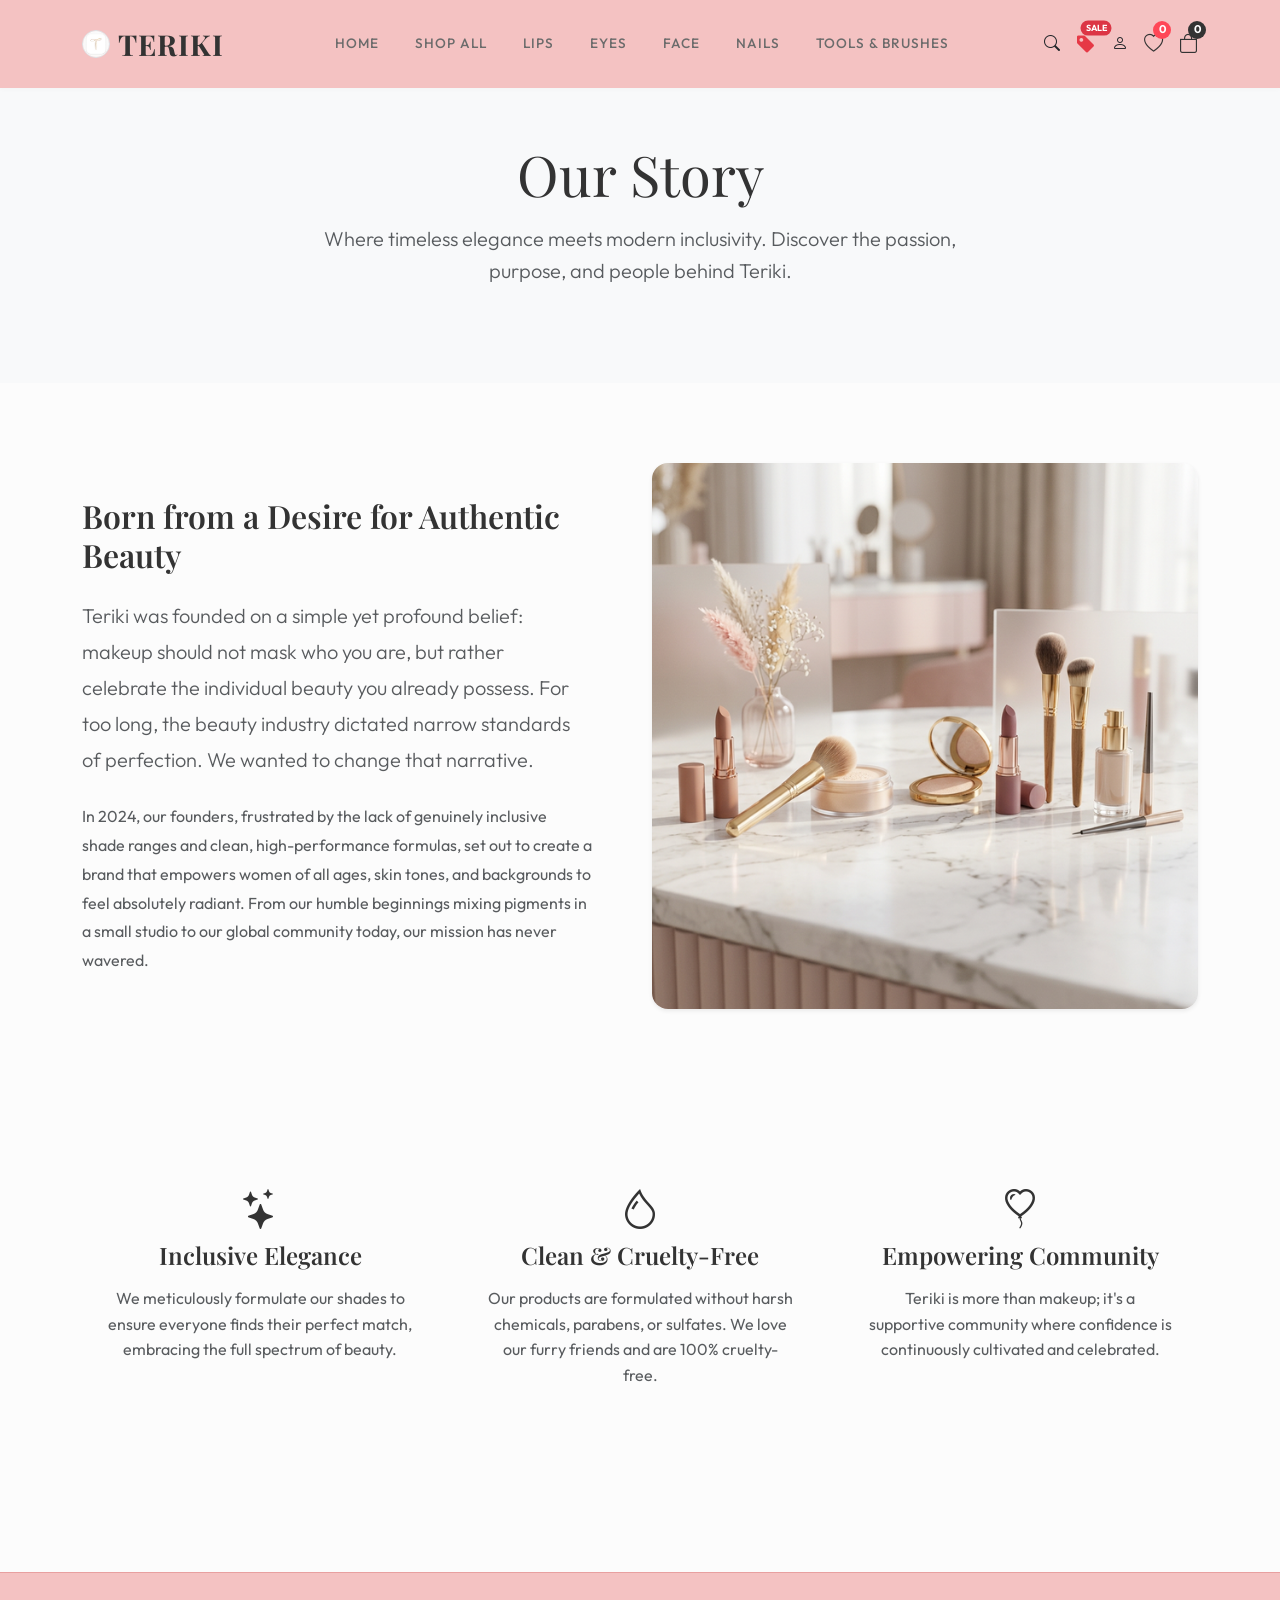
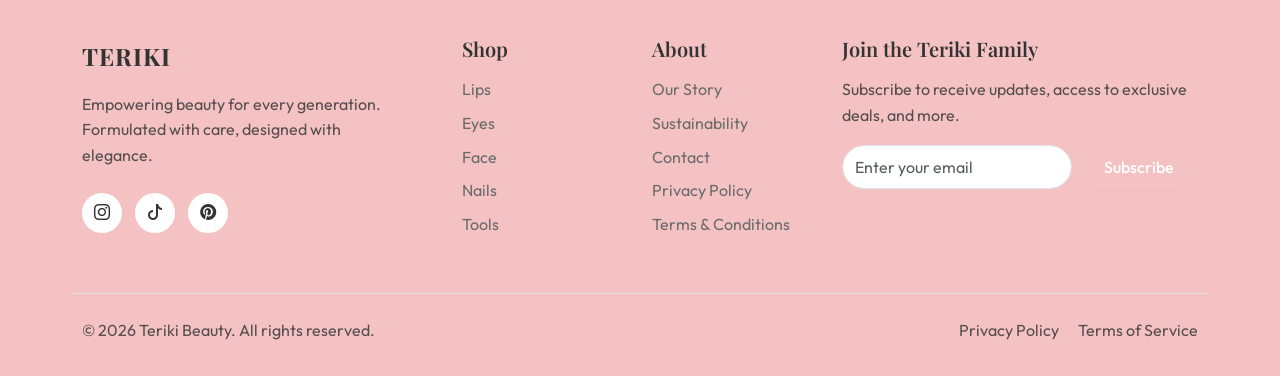
<file: about.html>
<!DOCTYPE html>
<html lang="en">

<head>
    <meta charset="UTF-8">
    <meta name="viewport" content="width=device-width, initial-scale=1.0">
    <title>Our Story - Teriki Beauty</title>
    <!-- Google Fonts -->
    <link rel="preconnect" href="https://fonts.googleapis.com">
    <link rel="preconnect" href="https://fonts.gstatic.com" crossorigin>
    <link
        href="https://fonts.googleapis.com/css2?family=Outfit:wght@300;400;500;600&family=Playfair+Display:ital,wght@0,400;0,600;0,700;1,400&display=swap"
        rel="stylesheet">
    <!-- Bootstrap CSS -->
    <link href="https://cdn.jsdelivr.net/npm/bootstrap@5.3.2/dist/css/bootstrap.min.css" rel="stylesheet">
    <!-- Icons -->
    <link rel="stylesheet" href="https://cdn.jsdelivr.net/npm/bootstrap-icons@1.11.1/font/bootstrap-icons.css">
    <!-- Custom CSS -->
    <link rel="stylesheet" href="css/styles.css">
    <!-- Favicon -->
    <link rel="icon" type="image/png" href="img/favicon.png">
</head>

<body>

    <!-- Navigation -->
    <nav class="navbar navbar-expand-lg fixed-top">
        <div class="container">
            <a class="navbar-brand d-flex align-items-center" href="index.html">
                <img src="img/favicon.png" alt="Teriki" width="28" height="28"
                    class="me-2 rounded-circle border border-1">
                TERIKI
            </a>
            <button class="navbar-toggler border-0" type="button" data-bs-toggle="collapse" data-bs-target="#navbarNav"
                aria-controls="navbarNav" aria-expanded="false" aria-label="Toggle navigation">
                <span class="navbar-toggler-icon"></span>
            </button>
            <div class="collapse navbar-collapse" id="navbarNav">
                <ul class="navbar-nav mx-auto">
                    <li class="nav-item">
                        <a class="nav-link" href="index.html">Home</a>
                    </li>
                    <li class="nav-item">
                        <a class="nav-link" href="shop.html">Shop All</a>
                    </li>
                    <li class="nav-item">
                        <a class="nav-link" href="shop.html?category=lips">Lips</a>
                    </li>
                    <li class="nav-item">
                        <a class="nav-link" href="shop.html?category=eyes">Eyes</a>
                    </li>
                    <li class="nav-item">
                        <a class="nav-link" href="shop.html?category=face">Face</a>
                    </li>
                    <li class="nav-item">
                        <a class="nav-link" href="shop.html?category=nails">Nails</a>
                    </li>
                    <li class="nav-item">
                        <a class="nav-link" href="shop.html?category=tools">Tools & Brushes</a>
                    </li>
                </ul>
                <div class="d-flex align-items-center">
                    <a href="#" class="text-dark me-3" data-bs-toggle="modal" data-bs-target="#searchModal"><i
                            class="bi bi-search"></i></a>
                    <a href="offers.html" class="me-3 position-relative" title="Offers &amp; Deals" style="color:#e63946;"><i class="bi bi-tag-fill fs-5"></i><span class="position-absolute top-0 start-100 translate-middle badge rounded-pill bg-danger" style="font-size:0.55rem; padding:3px 5px;">SALE</span></a>
                    <a href="account.html" class="text-dark me-3"><i class="bi bi-person"></i></a>
                    <a href="wishlist.html" class="me-3 wishlist-icon-nav" title="Wishlist"><i class="bi bi-heart"></i><span class="wishlist-badge" id="wishlist-count">0</span></a>
                    <a href="cart.html" class="cart-icon">
                        <i class="bi bi-bag"></i>
                        <span class="cart-badge" id="cart-count">0</span>
                    </a>
                </div>
            </div>
        </div>
    </nav>

    <!-- Page Header (Hero) -->
    <div class="bg-light" style="padding-top: 140px; padding-bottom: 80px;">
        <div class="container text-center">
            <h1 class="font-heading display-4 mb-3">Our Story</h1>
            <p class="text-muted mx-auto lead" style="max-width: 700px;">
                Where timeless elegance meets modern inclusivity. Discover the passion, purpose, and people behind
                Teriki.
            </p>
        </div>
    </div>

    <!-- The Story Section -->
    <section class="section-padding">
        <div class="container">
            <div class="row align-items-center mb-5 pb-4">
                <div class="col-lg-6 mb-4 mb-lg-0 pe-lg-5">
                    <h2 class="font-heading mb-4">Born from a Desire for Authentic Beauty</h2>
                    <p class="text-muted mb-4 lead" style="line-height: 1.8;">
                        Teriki was founded on a simple yet profound belief: makeup should not mask who you are, but
                        rather celebrate the individual beauty you already possess. For too long, the beauty industry
                        dictated narrow standards of perfection. We wanted to change that narrative.
                    </p>
                    <p class="text-muted mb-0" style="line-height: 1.8;">
                        In 2024, our founders, frustrated by the lack of genuinely inclusive shade ranges and clean,
                        high-performance formulas, set out to create a brand that empowers women of all ages, skin
                        tones, and backgrounds to feel absolutely radiant. From our humble beginnings mixing pigments in
                        a small studio to our global community today, our mission has never wavered.
                    </p>
                </div>
                <div class="col-lg-6">
                    <img src="img/teriki_hero_banner_1772288633632.png" alt="Founders of Teriki"
                        class="img-fluid rounded-4 shadow-sm">
                </div>
            </div>

            <div class="row mt-5 pt-5 text-center g-4">
                <div class="col-md-4">
                    <div class="p-4">
                        <i class="bi bi-stars fs-1 text-primary-custom mb-3"></i>
                        <h4 class="font-heading mb-3">Inclusive Elegance</h4>
                        <p class="text-muted">We meticulously formulate our shades to ensure everyone finds their
                            perfect match, embracing the full spectrum of beauty.</p>
                    </div>
                </div>
                <div class="col-md-4">
                    <div class="p-4">
                        <i class="bi bi-droplet fs-1 text-primary-custom mb-3"></i>
                        <h4 class="font-heading mb-3">Clean & Cruelty-Free</h4>
                        <p class="text-muted">Our products are formulated without harsh chemicals, parabens, or
                            sulfates. We love our furry friends and are 100% cruelty-free.</p>
                    </div>
                </div>
                <div class="col-md-4">
                    <div class="p-4">
                        <i class="bi bi-balloon-heart fs-1 text-primary-custom mb-3"></i>
                        <h4 class="font-heading mb-3">Empowering Community</h4>
                        <p class="text-muted">Teriki is more than makeup; it's a supportive community where confidence
                            is continuously cultivated and celebrated.</p>
                    </div>
                </div>
            </div>
        </div>
    </section>

    <!-- Search Modal -->
    <div class="modal fade" id="searchModal" tabindex="-1" aria-labelledby="searchModalLabel" aria-hidden="true">
        <div class="modal-dialog modal-dialog-centered">
            <div class="modal-content border-0">
                <div class="modal-header border-0 pb-0">
                    <button type="button" class="btn-close" data-bs-dismiss="modal" aria-label="Close"></button>
                </div>
                <div class="modal-body text-center pt-0 pb-5 px-4">
                    <h5 class="modal-title mb-4" id="searchModalLabel">What are you looking for?</h5>
                    <form action="shop.html" method="GET" class="d-flex w-100">
                        <input type="text" name="search" class="form-control rounded-pill border-dark me-2"
                            placeholder="Search products..." autofocus required>
                        <button type="submit" class="btn btn-primary-custom rounded-pill px-4">Search</button>
                    </form>
                </div>
            </div>
        </div>
    </div>

    <!-- Footer -->
    <footer class="footer">
        <div class="container">
            <div class="row gy-4">
                <div class="col-lg-4 col-md-6">
                    <div class="footer-brand">TERIKI</div>
                    <p class="text-muted pe-4">Empowering beauty for every generation. Formulated with care, designed
                        with elegance.</p>
                    <div class="mt-4">
                        <a href="#" class="social-icon"><i class="bi bi-instagram"></i></a>
                        <a href="#" class="social-icon"><i class="bi bi-tiktok"></i></a>
                        <a href="#" class="social-icon"><i class="bi bi-pinterest"></i></a>
                    </div>
                </div>
                <div class="col-lg-2 col-md-3 col-6">
                    <h5 class="mb-3">Shop</h5>
                    <a href="shop.html?category=lips" class="footer-link">Lips</a>
                    <a href="shop.html?category=eyes" class="footer-link">Eyes</a>
                    <a href="shop.html?category=face" class="footer-link">Face</a>
                    <a href="shop.html?category=nails" class="footer-link">Nails</a>
                    <a href="shop.html?category=tools" class="footer-link">Tools</a>
                </div>
                <div class="col-lg-2 col-md-3 col-6">
                    <h5 class="mb-3">About</h5>
                    <a href="about.html" class="footer-link">Our Story</a>
                    <a href="sustainability.html" class="footer-link">Sustainability</a>
                    <a href="contact.html" class="footer-link">Contact</a>
                    <a href="privacy.html" class="footer-link">Privacy Policy</a>
                    <a href="#" class="footer-link">Terms & Conditions</a>
                </div>
                <div class="col-lg-4 col-md-6">
                    <h5 class="mb-3">Join the Teriki Family</h5>
                    <p class="text-muted mb-3">Subscribe to receive updates, access to exclusive deals, and more.</p>
                    <form class="d-flex" onsubmit="event.preventDefault();">
                        <input type="email" class="form-control rounded-pill me-2" placeholder="Enter your email"
                            required>
                        <button type="submit" class="btn btn-primary-custom">Subscribe</button>
                    </form>
                </div>
            </div>
            <div class="row mt-5 pt-4 border-top">
                <div class="col-md-6 text-center text-md-start text-muted">
                    &copy; 2026 Teriki Beauty. All rights reserved.
                </div>
                <div class="col-md-6 text-center text-md-end mt-2 mt-md-0">
                    <a href="privacy.html" class="text-muted me-3 text-decoration-none">Privacy Policy</a>
                    <a href="terms.html" class="text-muted text-decoration-none">Terms of Service</a>
                </div>
            </div>
        </div>
    </footer>

    <!-- Bootstrap JS -->
    <script src="https://cdn.jsdelivr.net/npm/bootstrap@5.3.2/dist/js/bootstrap.bundle.min.js"></script>
    <script src="js/app.js"></script>
</body>

</html>
</file>
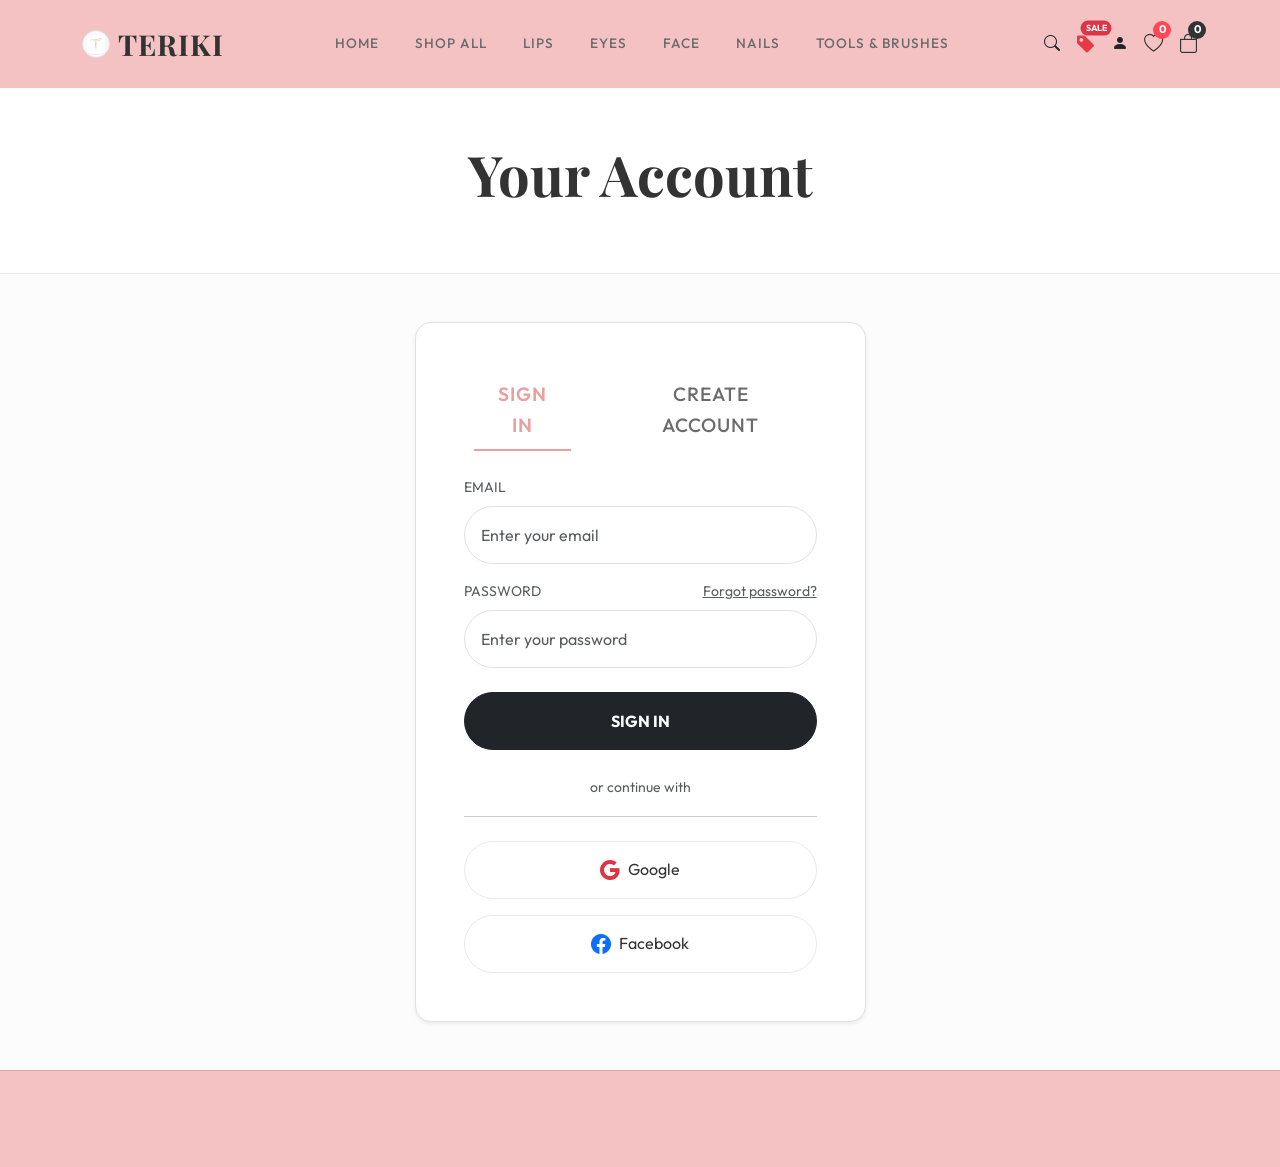
<file: account.html>
<!DOCTYPE html>
<html lang="en">

<head>
    <meta charset="UTF-8">
    <meta name="viewport" content="width=device-width, initial-scale=1.0">
    <title>Account - Teriki Beauty</title>
    <link rel="preconnect" href="https://fonts.googleapis.com">
    <link rel="preconnect" href="https://fonts.gstatic.com" crossorigin>
    <link
        href="https://fonts.googleapis.com/css2?family=Outfit:wght@300;400;500;600&family=Playfair+Display:ital,wght@0,400;0,600;0,700;1,400&display=swap"
        rel="stylesheet">
    <link href="https://cdn.jsdelivr.net/npm/bootstrap@5.3.2/dist/css/bootstrap.min.css" rel="stylesheet">
    <link rel="stylesheet" href="https://cdn.jsdelivr.net/npm/bootstrap-icons@1.11.1/font/bootstrap-icons.css">
    <link rel="stylesheet" href="css/styles.css">
    <link rel="icon" type="image/png" href="img/favicon.png">
    <style>
        .account-hero {
            background-color: var(--bg-white);
            padding-top: 140px;
            padding-bottom: 50px;
            border-bottom: 1px solid var(--border-color);
        }

        .nav-tabs .nav-link {
            border: none;
            border-bottom: 2px solid transparent;
            color: var(--text-muted);
            font-size: 1.2rem;
            padding-bottom: 0.5rem;
            background: transparent;
        }

        .nav-tabs .nav-link:hover {
            border-color: transparent;
            color: var(--text-dark);
        }

        .nav-tabs .nav-link.active {
            border-color: var(--primary-dark);
            color: var(--text-dark);
            background: transparent;
            font-weight: 600;
        }

        .social-login-btn {
            border: 1px solid var(--border-color);
            background: white;
            color: var(--text-dark);
            display: flex;
            align-items: center;
            justify-content: center;
            padding: 0.75rem;
            border-radius: 50px;
            text-decoration: none;
            transition: all 0.2s ease;
        }

        .social-login-btn:hover {
            background: var(--bg-white);
            transform: translateY(-2px);
        }

        .social-login-btn img {
            width: 20px;
            height: 20px;
            margin-right: 10px;
        }
    </style>
</head>

<body>

    <!-- Navigation -->
    <nav class="navbar navbar-expand-lg fixed-top">
        <div class="container">
            <a class="navbar-brand d-flex align-items-center" href="index.html">
                <img src="img/favicon.png" alt="Teriki" width="28" height="28"
                    class="me-2 rounded-circle border border-1">
                TERIKI
            </a>
            <button class="navbar-toggler border-0" type="button" data-bs-toggle="collapse" data-bs-target="#navbarNav"
                aria-controls="navbarNav" aria-expanded="false" aria-label="Toggle navigation">
                <span class="navbar-toggler-icon"></span>
            </button>
            <div class="collapse navbar-collapse" id="navbarNav">
                <ul class="navbar-nav mx-auto">
                    <li class="nav-item"><a class="nav-link" href="index.html">Home</a></li>
                    <li class="nav-item"><a class="nav-link" href="shop.html">Shop All</a></li>
                    <li class="nav-item"><a class="nav-link" href="shop.html?category=lips">Lips</a></li>
                    <li class="nav-item"><a class="nav-link" href="shop.html?category=eyes">Eyes</a></li>
                    <li class="nav-item"><a class="nav-link" href="shop.html?category=face">Face</a></li>
                    <li class="nav-item"><a class="nav-link" href="shop.html?category=nails">Nails</a></li>
                    <li class="nav-item"><a class="nav-link" href="shop.html?category=tools">Tools & Brushes</a></li>
                </ul>
                <div class="d-flex align-items-center">
                    <a href="#" class="text-dark me-3" data-bs-toggle="modal" data-bs-target="#searchModal"
                        title="Search"><i class="bi bi-search"></i></a>
                    <a href="offers.html" class="me-3 position-relative" title="Offers & Deals" style="color:#e63946;">
                        <i class="bi bi-tag-fill fs-5"></i>
                        <span class="position-absolute top-0 start-100 translate-middle badge rounded-pill bg-danger"
                            style="font-size:0.55rem; padding:3px 5px;">SALE</span>
                    </a>
                    <a href="account.html" class="text-dark me-3"><i class="bi bi-person-fill"></i></a>
                    <a href="wishlist.html" class="me-3 wishlist-icon-nav" title="Wishlist">
                        <i class="bi bi-heart"></i>
                        <span class="wishlist-badge" id="wishlist-count">0</span>
                    </a>
                    <a href="cart.html" class="cart-icon">
                        <i class="bi bi-bag"></i>
                        <span class="cart-badge" id="cart-count">0</span>
                    </a>
                </div>
            </div>
        </div>
    </nav>

    <!-- Hero -->
    <div class="account-hero text-center">
        <div class="container">
            <h1 class="font-heading display-4 fw-bold mb-3">Your Account</h1>
        </div>
    </div>

    <!-- Auth Forms -->
    <section class="section-padding py-5">
        <div class="container">
            <div class="row justify-content-center">
                <div class="col-lg-5 col-md-8">
                    <div class="bg-white p-4 p-md-5 rounded-4 shadow-sm border">

                        <!-- Nav Tabs -->
                        <ul class="nav nav-tabs border-0 flex-nowrap mb-4 justify-content-center gap-4" id="authTabs"
                            role="tablist">
                            <li class="nav-item" role="presentation">
                                <button class="nav-link active font-heading" id="login-tab" data-bs-toggle="tab"
                                    data-bs-target="#login" type="button" role="tab" aria-controls="login"
                                    aria-selected="true">Sign In</button>
                            </li>
                            <li class="nav-item" role="presentation">
                                <button class="nav-link font-heading" id="register-tab" data-bs-toggle="tab"
                                    data-bs-target="#register" type="button" role="tab" aria-controls="register"
                                    aria-selected="false">Create Account</button>
                            </li>
                        </ul>

                        <div class="tab-content" id="authTabsContent">
                            <!-- Login Form -->
                            <div class="tab-pane fade show active" id="login" role="tabpanel"
                                aria-labelledby="login-tab">
                                <form class="needs-validation" novalidate
                                    onsubmit="event.preventDefault(); window.location.href='index.html?toast=welcome';">
                                    <div class="mb-3">
                                        <label
                                            class="form-label small text-muted text-uppercase letter-spacing-1">Email</label>
                                        <input type="email" class="form-control p-3 rounded-pill"
                                            placeholder="Enter your email" required>
                                    </div>
                                    <div class="mb-4">
                                        <div class="d-flex justify-content-between">
                                            <label
                                                class="form-label small text-muted text-uppercase letter-spacing-1">Password</label>
                                            <a href="#" class="small text-decoration-underline text-muted">Forgot
                                                password?</a>
                                        </div>
                                        <input type="password" class="form-control p-3 rounded-pill"
                                            placeholder="Enter your password" required>
                                    </div>
                                    <button type="submit" class="btn btn-dark rounded-pill w-100 py-3 fw-bold mb-4">SIGN
                                        IN</button>
                                </form>

                                <div class="text-center mb-4">
                                    <span class="bg-white px-3 text-muted small position-relative z-1">or continue
                                        with</span>
                                    <hr class="mt-n2 z-0 position-relative">
                                </div>

                                <a href="#" class="social-login-btn mb-3">
                                    <i class="bi bi-google me-2 text-danger fs-5"></i>
                                    Google
                                </a>
                                <a href="#" class="social-login-btn">
                                    <i class="bi bi-facebook me-2 text-primary fs-5"></i>
                                    Facebook
                                </a>
                            </div>

                            <!-- Register Form -->
                            <div class="tab-pane fade" id="register" role="tabpanel" aria-labelledby="register-tab">
                                <form class="needs-validation" novalidate
                                    onsubmit="event.preventDefault(); window.location.href='index.html?toast=welcome';">
                                    <div class="row g-3 mb-3">
                                        <div class="col-6">
                                            <label
                                                class="form-label small text-muted text-uppercase letter-spacing-1">First
                                                Name</label>
                                            <input type="text" class="form-control p-3 rounded-pill" required>
                                        </div>
                                        <div class="col-6">
                                            <label
                                                class="form-label small text-muted text-uppercase letter-spacing-1">Last
                                                Name</label>
                                            <input type="text" class="form-control p-3 rounded-pill" required>
                                        </div>
                                    </div>
                                    <div class="mb-3">
                                        <label
                                            class="form-label small text-muted text-uppercase letter-spacing-1">Email</label>
                                        <input type="email" class="form-control p-3 rounded-pill" required>
                                    </div>
                                    <div class="mb-4">
                                        <label
                                            class="form-label small text-muted text-uppercase letter-spacing-1">Password</label>
                                        <input type="password" class="form-control p-3 rounded-pill"
                                            placeholder="Min. 8 characters" required minlength="8">
                                    </div>
                                    <button type="submit"
                                        class="btn btn-dark rounded-pill w-100 py-3 fw-bold mb-4">CREATE
                                        ACCOUNT</button>
                                </form>

                                <div class="text-center text-muted small">
                                    By registering, you agree to our <a href="terms.html"
                                        class="text-dark text-decoration-underline">Terms of Service</a> & <a
                                        href="privacy.html" class="text-dark text-decoration-underline">Privacy
                                        Policy</a>
                                </div>
                            </div>
                        </div>

                    </div>
                </div>
            </div>
        </div>
    </section>

    <!-- Search Modal -->
    <div class="modal fade" id="searchModal" tabindex="-1" aria-labelledby="searchModalLabel" aria-hidden="true">
        <!-- ... existing search modal code ... -->
    </div>

    <!-- Footer -->
    <footer class="footer mt-0">
        <!-- ... existing footer code ... -->
    </footer>

    <!-- Bootstrap JS -->
    <script src="https://cdn.jsdelivr.net/npm/bootstrap@5.3.2/dist/js/bootstrap.bundle.min.js"></script>
    <!-- App JS -->
    <script src="js/app.js"></script>
    <script>
        // Use custom native form validation from Bootstrap
        (() => {
            'use strict'
            const forms = document.querySelectorAll('.needs-validation')
            Array.from(forms).forEach(form => {
                form.addEventListener('submit', event => {
                    if (!form.checkValidity()) {
                        event.preventDefault()
                        event.stopPropagation()
                    }
                    form.classList.add('was-validated')
                }, false)
            })
        })()
    </script>
</body>

</html>
</file>
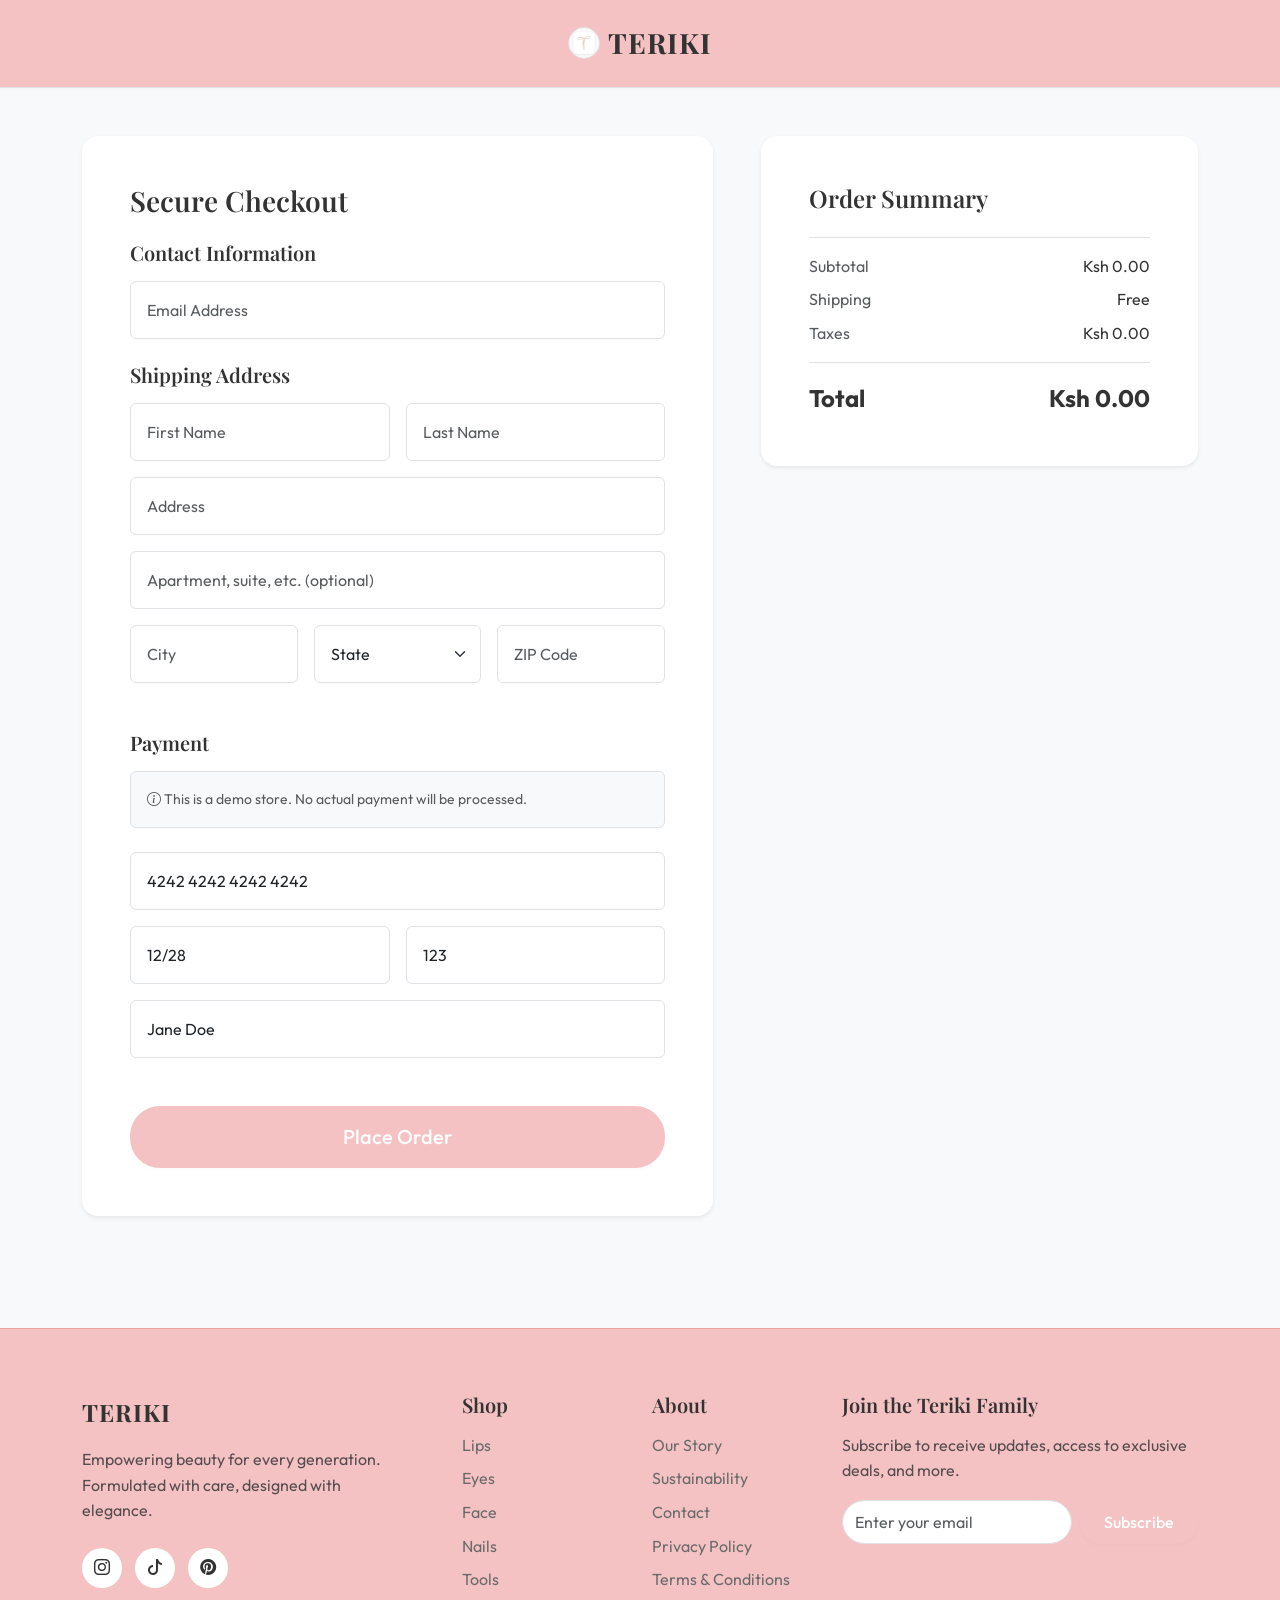
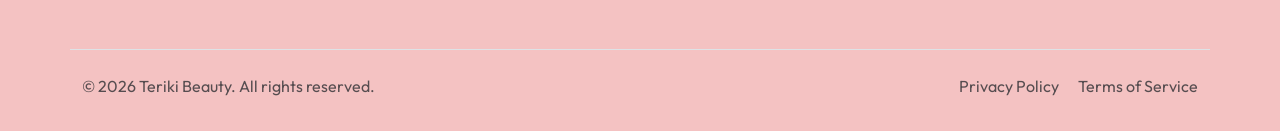
<file: checkout.html>
<!DOCTYPE html>
<html lang="en">

<head>
    <meta charset="UTF-8">
    <meta name="viewport" content="width=device-width, initial-scale=1.0">
    <title>Checkout - Teriki Beauty</title>
    <link
        href="https://fonts.googleapis.com/css2?family=Outfit:wght@300;400;500;600&family=Playfair+Display:ital,wght@0,400;0,600;0,700;1,400&display=swap"
        rel="stylesheet">
    <link href="https://cdn.jsdelivr.net/npm/bootstrap@5.3.2/dist/css/bootstrap.min.css" rel="stylesheet">
    <link rel="stylesheet" href="https://cdn.jsdelivr.net/npm/bootstrap-icons@1.11.1/font/bootstrap-icons.css">
    <link rel="stylesheet" href="css/styles.css">
    <!-- Favicon -->
    <link rel="icon" type="image/png" href="img/favicon.png">
</head>

<body class="bg-light">

    <!-- Simple Navigation for Checkout -->
    <nav class="navbar navbar-expand-lg border-bottom bg-white py-3">
        <div class="container justify-content-center">
            <a class="navbar-brand m-0 fs-3 d-flex align-items-center" href="index.html">
                <img src="img/favicon.png" alt="Teriki" width="32" height="32"
                    class="me-2 rounded-circle border border-1">
                TERIKI
            </a>
        </div>
    </nav>

    <!-- Checkout Section -->
    <section class="section-padding py-5">
        <div class="container">
            <div class="row gx-5">

                <!-- Forms -->
                <div class="col-lg-7 mb-5 mb-lg-0">
                    <div class="bg-white p-4 p-md-5 rounded-4 shadow-sm">
                        <h3 class="mb-4 font-heading">Secure Checkout</h3>

                        <form id="checkout-form" class="needs-validation" novalidate>
                            <!-- Contact Info -->
                            <h5 class="mb-3">Contact Information</h5>
                            <div class="mb-4">
                                <input type="email" class="form-control p-3" placeholder="Email Address" required>
                                <div class="invalid-feedback">Please enter a valid email address.</div>
                            </div>

                            <!-- Shipping Info -->
                            <h5 class="mb-3">Shipping Address</h5>
                            <div class="row g-3 mb-4">
                                <div class="col-md-6">
                                    <input type="text" class="form-control p-3" placeholder="First Name" required>
                                </div>
                                <div class="col-md-6">
                                    <input type="text" class="form-control p-3" placeholder="Last Name" required>
                                </div>
                                <div class="col-12">
                                    <input type="text" class="form-control p-3" placeholder="Address" required>
                                </div>
                                <div class="col-12">
                                    <input type="text" class="form-control p-3"
                                        placeholder="Apartment, suite, etc. (optional)">
                                </div>
                                <div class="col-md-4">
                                    <input type="text" class="form-control p-3" placeholder="City" required>
                                </div>
                                <div class="col-md-4">
                                    <select class="form-select p-3" required>
                                        <option value="">State</option>
                                        <option value="CA">California</option>
                                        <option value="NY">New York</option>
                                        <option value="TX">Texas</option>
                                    </select>
                                </div>
                                <div class="col-md-4">
                                    <input type="text" class="form-control p-3" placeholder="ZIP Code" required>
                                </div>
                            </div>

                            <!-- Payment Info -->
                            <h5 class="mb-3 mt-5">Payment</h5>
                            <div class="p-3 border rounded mb-4 bg-light">
                                <p class="small text-muted mb-0"><i class="bi bi-info-circle"></i> This is a demo store.
                                    No actual payment will be processed.</p>
                            </div>
                            <div class="row g-3">
                                <div class="col-12">
                                    <input type="text" class="form-control p-3" placeholder="Card Number"
                                        value="4242 4242 4242 4242" required>
                                </div>
                                <div class="col-md-6">
                                    <input type="text" class="form-control p-3" placeholder="Expiration (MM/YY)"
                                        value="12/28" required>
                                </div>
                                <div class="col-md-6">
                                    <input type="text" class="form-control p-3" placeholder="Security Code" value="123"
                                        required>
                                </div>
                                <div class="col-12">
                                    <input type="text" class="form-control p-3" placeholder="Name on Card"
                                        value="Jane Doe" required>
                                </div>
                            </div>

                            <button type="submit" class="btn btn-primary-custom w-100 py-3 fs-5 mt-5">Place
                                Order</button>
                        </form>
                    </div>
                </div>

                <!-- Order Summary Sidebar -->
                <div class="col-lg-5">
                    <div class="bg-white p-4 p-md-5 rounded-4 shadow-sm sticky-top" style="top: 20px;">
                        <h4 class="mb-4">Order Summary</h4>
                        <div id="checkout-items" class="mb-4">
                            <!-- Handled by JS -->
                        </div>

                        <div class="border-top pt-3">
                            <div class="d-flex justify-content-between mb-2">
                                <span class="text-muted">Subtotal</span>
                                <span id="checkout-subtotal">Ksh 0.00</span>
                            </div>
                            <div class="d-flex justify-content-between mb-2">
                                <span class="text-muted">Shipping</span>
                                <span>Free</span>
                            </div>
                            <div class="d-flex justify-content-between mb-2">
                                <span class="text-muted">Taxes</span>
                                <span id="checkout-tax">Ksh 0.00</span>
                            </div>
                        </div>

                        <div class="border-top pt-3 mt-3 d-flex justify-content-between align-items-center">
                            <span class="fs-4 fw-bold">Total</span>
                            <span class="fs-4 fw-bold" id="checkout-total">Ksh 0.00</span>
                        </div>
                    </div>
                </div>

            </div>
        </div>
    </section>

    <!-- Footer -->
    <footer class="footer">
        <div class="container">
            <div class="row gy-4">
                <div class="col-lg-4 col-md-6">
                    <div class="footer-brand">TERIKI</div>
                    <p class="text-muted pe-4">Empowering beauty for every generation. Formulated with care, designed
                        with elegance.</p>
                    <div class="mt-4">
                        <a href="#" class="social-icon"><i class="bi bi-instagram"></i></a>
                        <a href="#" class="social-icon"><i class="bi-tiktok"></i></a>
                        <a href="#" class="social-icon"><i class="bi bi-pinterest"></i></a>
                    </div>
                </div>
                <div class="col-lg-2 col-md-3 col-6">
                    <h5 class="mb-3">Shop</h5>
                    <a href="shop.html?category=lips" class="footer-link">Lips</a>
                    <a href="shop.html?category=eyes" class="footer-link">Eyes</a>
                    <a href="shop.html?category=face" class="footer-link">Face</a>
                    <a href="shop.html?category=nails" class="footer-link">Nails</a>
                    <a href="shop.html?category=tools" class="footer-link">Tools</a>
                </div>
                <div class="col-lg-2 col-md-3 col-6">
                    <h5 class="mb-3">About</h5>
                    <a href="about.html" class="footer-link">Our Story</a>
                    <a href="sustainability.html" class="footer-link">Sustainability</a>
                    <a href="#" class="footer-link">Contact</a>
                    <a href="privacy.html" class="footer-link">Privacy Policy</a>
                    <a href="#" class="footer-link">Terms & Conditions</a>
                </div>
                <div class="col-lg-4 col-md-6">
                    <h5 class="mb-3">Join the Teriki Family</h5>
                    <p class="text-muted mb-3">Subscribe to receive updates, access to exclusive deals, and more.</p>
                    <form class="d-flex" onsubmit="event.preventDefault();">
                        <input type="email" class="form-control rounded-pill me-2" placeholder="Enter your email"
                            required>
                        <button type="submit" class="btn btn-primary-custom">Subscribe</button>
                    </form>
                </div>
            </div>
            <div class="row mt-5 pt-4 border-top">
                <div class="col-md-6 text-center text-md-start text-muted">
                    &copy; 2026 Teriki Beauty. All rights reserved.
                </div>
                <div class="col-md-6 text-center text-md-end mt-2 mt-md-0">
                    <a href="privacy.html" class="text-muted me-3 text-decoration-none">Privacy Policy</a>
                    <a href="terms.html" class="text-muted text-decoration-none">Terms of Service</a>
                </div>
            </div>
        </div>
    </footer>

    <!-- Success Modal -->
    <div class="modal fade" id="successModal" tabindex="-1" aria-hidden="true">
        <div class="modal-dialog modal-dialog-centered">
            <div class="modal-content p-4 text-center rounded-4 border-0">
                <div class="modal-body">
                    <i class="bi bi-check-circle text-success" style="font-size: 5rem;"></i>
                    <h2 class="mt-3 mb-3 font-heading">Thank You!</h2>
                    <p class="text-muted mb-4">Your order has been placed successfully. You will receive an email
                        confirmation shortly.</p>
                    <button type="button" class="btn btn-primary-custom px-5"
                        onclick="window.location.href='index.html'">Return to Store</button>
                </div>
            </div>
        </div>
    </div>

    <!-- Bootstrap JS -->
    <script src="https://cdn.jsdelivr.net/npm/bootstrap@5.3.2/dist/js/bootstrap.bundle.min.js"></script>
    <!-- App JS -->
    <script src="js/app.js"></script>
    <script>
        document.addEventListener('terikiDataLoaded', () => {
            if (state.cart.length === 0) {
                window.location.href = 'cart.html';
                return;
            }

            let subtotal = 0;
            let html = '';

            state.cart.forEach(cartItem => {
                const product = products.find(p => p.id === cartItem.product_id);
                if (!product) return;

                const itemTotal = product.price * cartItem.quantity;
                subtotal += itemTotal;

                html += `
                    <div class="d-flex align-items-center mb-3">
                        <div class="position-relative">
                            <img src="${product.image_url}" alt="${product.name}" class="rounded border" style="width: 60px; height: 60px; object-fit: cover;">
                            <span class="position-absolute top-0 start-100 translate-middle badge rounded-pill bg-secondary">
                                ${cartItem.quantity}
                            </span>
                        </div>
                        <div class="ms-3 flex-grow-1">
                            <span class="d-block text-dark small fw-medium">${product.name}</span>
                        </div>
                        <div class="ms-2 text-dark small fw-medium">
                            ${formatPrice(itemTotal)}
                        </div>
                    </div>
                `;
            });

            document.getElementById('checkout-items').innerHTML = html;

            const tax = subtotal * 0.08; // 8% tax demo
            const total = subtotal + tax;

            document.getElementById('checkout-subtotal').innerHTML = formatPrice(subtotal);
            document.getElementById('checkout-tax').innerHTML = formatPrice(tax);
            document.getElementById('checkout-total').innerHTML = formatPrice(total);

            const form = document.getElementById('checkout-form');
            form.addEventListener('submit', (e) => {
                e.preventDefault();

                if (!form.checkValidity()) {
                    e.stopPropagation();
                    form.classList.add('was-validated');
                    return;
                }

                // Clear cart on successful checkout
                localStorage.removeItem('teriki_cart');
                state.cart = [];

                // Redirect to Thank You page
                window.location.href = 'thankyou.html';
            });
        });
    </script>
</body>

</html>
</file>
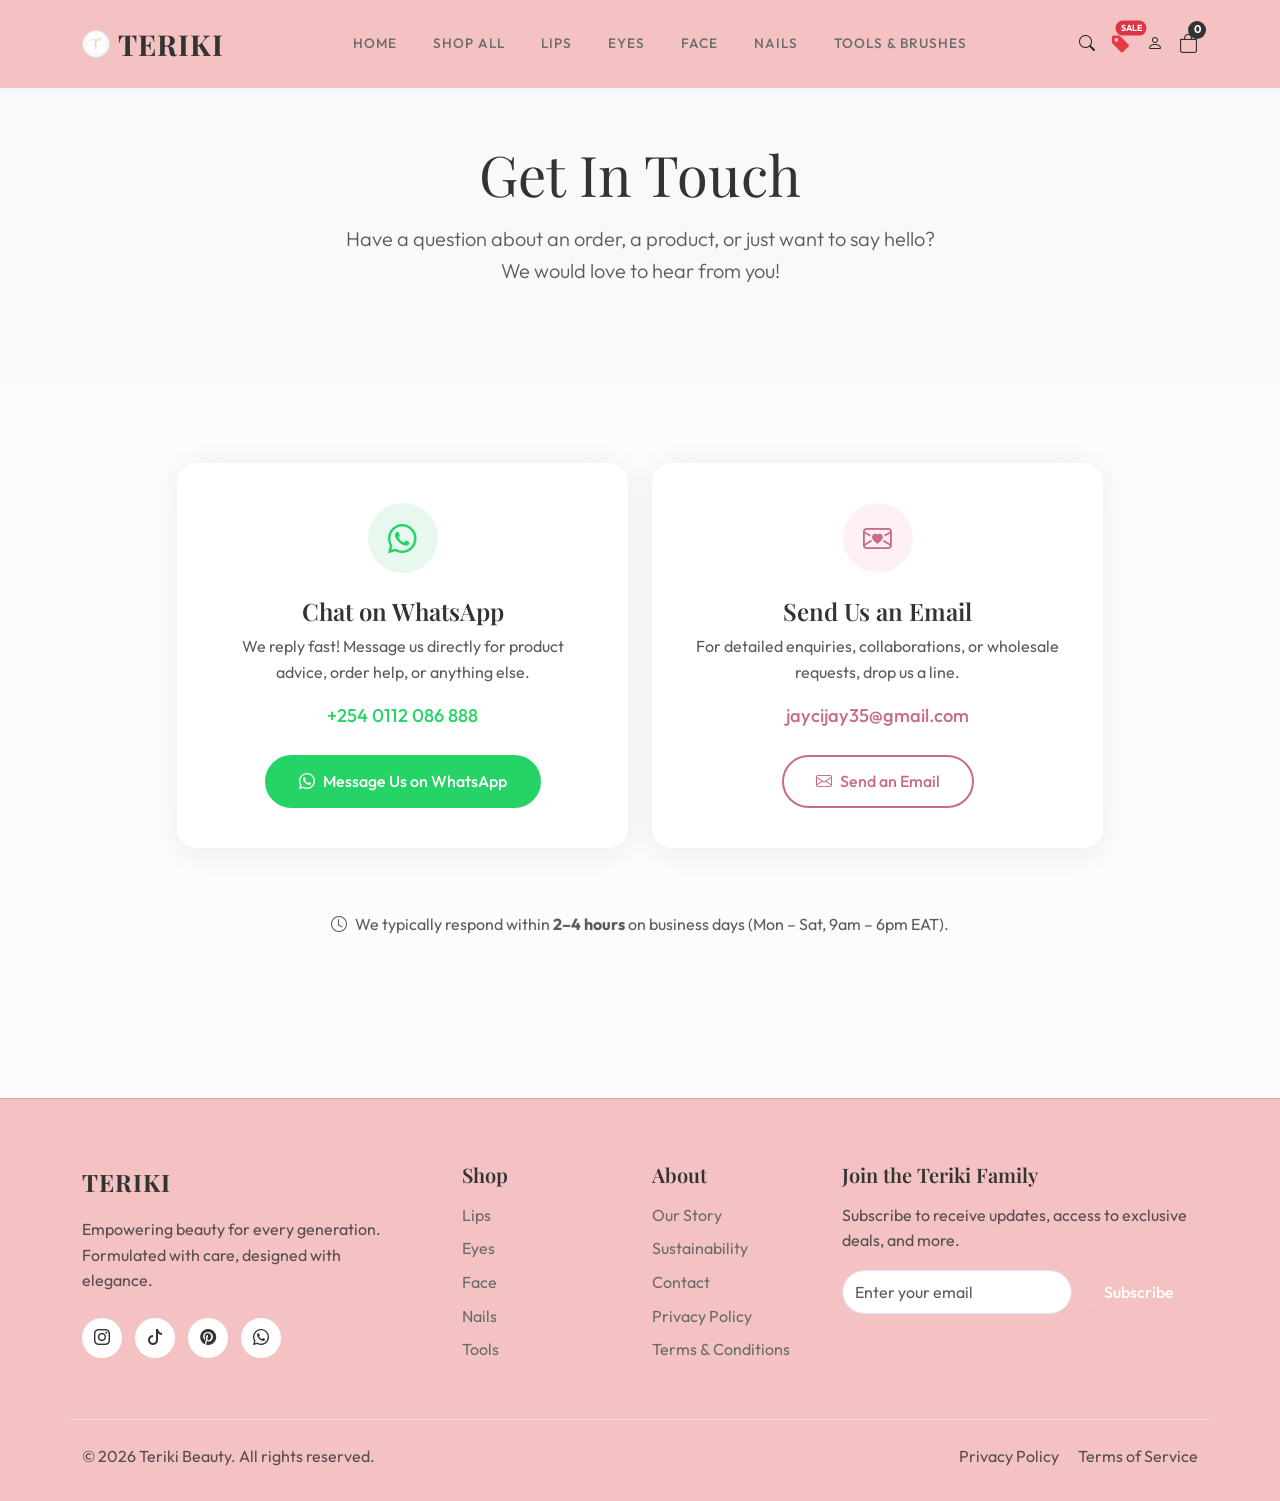
<file: contact.html>
<!DOCTYPE html>
<html lang="en">

<head>
    <meta charset="UTF-8">
    <meta name="viewport" content="width=device-width, initial-scale=1.0">
    <title>Contact Us - Teriki Beauty</title>
    <link rel="preconnect" href="https://fonts.googleapis.com">
    <link rel="preconnect" href="https://fonts.gstatic.com" crossorigin>
    <link
        href="https://fonts.googleapis.com/css2?family=Outfit:wght@300;400;500;600&family=Playfair+Display:ital,wght@0,400;0,600;0,700;1,400&display=swap"
        rel="stylesheet">
    <link href="https://cdn.jsdelivr.net/npm/bootstrap@5.3.2/dist/css/bootstrap.min.css" rel="stylesheet">
    <link rel="stylesheet" href="https://cdn.jsdelivr.net/npm/bootstrap-icons@1.11.1/font/bootstrap-icons.css">
    <link rel="stylesheet" href="css/styles.css">
    <link rel="icon" type="image/png" href="img/favicon.png">
    <style>
        .contact-card {
            border: none;
            border-radius: 20px;
            padding: 2.5rem;
            box-shadow: 0 4px 30px rgba(0, 0, 0, 0.07);
            transition: transform 0.3s ease, box-shadow 0.3s ease;
        }

        .contact-card:hover {
            transform: translateY(-4px);
            box-shadow: 0 12px 40px rgba(0, 0, 0, 0.12);
        }

        .contact-icon-wrap {
            width: 70px;
            height: 70px;
            border-radius: 50%;
            display: flex;
            align-items: center;
            justify-content: center;
            font-size: 1.8rem;
            margin: 0 auto 1.5rem;
        }

        .whatsapp-icon-wrap {
            background-color: #e7f8ee;
            color: #25D366;
        }

        .email-icon-wrap {
            background-color: #fff0f3;
            color: #c96a87;
        }

        .contact-link {
            font-size: 1.15rem;
            font-weight: 500;
            text-decoration: none;
            transition: opacity 0.2s;
        }

        .contact-link:hover {
            opacity: 0.75;
        }

        .whatsapp-link {
            color: #25D366;
        }

        .email-link {
            color: #c96a87;
        }

        .contact-btn {
            border-radius: 50px;
            padding: 0.75rem 2rem;
            font-weight: 500;
            font-size: 1rem;
            text-decoration: none;
            display: inline-flex;
            align-items: center;
            gap: 0.5rem;
            transition: all 0.3s ease;
        }

        .btn-whatsapp {
            background-color: #25D366;
            color: white;
            border: 2px solid #25D366;
        }

        .btn-whatsapp:hover {
            background-color: #1ebe58;
            border-color: #1ebe58;
            color: white;
            transform: scale(1.03);
        }

        .btn-email {
            background-color: transparent;
            color: #c96a87;
            border: 2px solid #c96a87;
        }

        .btn-email:hover {
            background-color: #c96a87;
            color: white;
            transform: scale(1.03);
        }
    </style>
</head>

<body>

    <!-- Navigation -->
    <nav class="navbar navbar-expand-lg fixed-top">
        <div class="container">
            <a class="navbar-brand d-flex align-items-center" href="index.html">
                <img src="img/favicon.png" alt="Teriki" width="28" height="28"
                    class="me-2 rounded-circle border border-1">
                TERIKI
            </a>
            <button class="navbar-toggler border-0" type="button" data-bs-toggle="collapse" data-bs-target="#navbarNav"
                aria-controls="navbarNav" aria-expanded="false" aria-label="Toggle navigation">
                <span class="navbar-toggler-icon"></span>
            </button>
            <div class="collapse navbar-collapse" id="navbarNav">
                <ul class="navbar-nav mx-auto">
                    <li class="nav-item"><a class="nav-link" href="index.html">Home</a></li>
                    <li class="nav-item"><a class="nav-link" href="shop.html">Shop All</a></li>
                    <li class="nav-item"><a class="nav-link" href="shop.html?category=lips">Lips</a></li>
                    <li class="nav-item"><a class="nav-link" href="shop.html?category=eyes">Eyes</a></li>
                    <li class="nav-item"><a class="nav-link" href="shop.html?category=face">Face</a></li>
                    <li class="nav-item"><a class="nav-link" href="shop.html?category=nails">Nails</a></li>
                    <li class="nav-item"><a class="nav-link" href="shop.html?category=tools">Tools & Brushes</a></li>
                </ul>
                <div class="d-flex align-items-center">
                    <a href="#" class="text-dark me-3" data-bs-toggle="modal" data-bs-target="#searchModal"><i
                            class="bi bi-search"></i></a>
                    <a href="offers.html" class="me-3 position-relative" title="Offers &amp; Deals" style="color:#e63946;"><i class="bi bi-tag-fill fs-5"></i><span class="position-absolute top-0 start-100 translate-middle badge rounded-pill bg-danger" style="font-size:0.55rem; padding:3px 5px;">SALE</span></a>
                    <a href="#" class="text-dark me-3"><i class="bi bi-person"></i></a>
                    <a href="cart.html" class="cart-icon">
                        <i class="bi bi-bag"></i>
                        <span class="cart-badge" id="cart-count">0</span>
                    </a>
                </div>
            </div>
        </div>
    </nav>

    <!-- Hero Header -->
    <div class="bg-light" style="padding-top: 140px; padding-bottom: 80px;">
        <div class="container text-center">
            <h1 class="font-heading display-4 mb-3">Get In Touch</h1>
            <p class="text-muted mx-auto lead" style="max-width: 600px;">
                Have a question about an order, a product, or just want to say hello? We would love to hear from you!
            </p>
        </div>
    </div>

    <!-- Contact Section -->
    <section class="section-padding">
        <div class="container">
            <div class="row justify-content-center g-4">

                <!-- WhatsApp Card -->
                <div class="col-md-5">
                    <div class="contact-card bg-white text-center h-100">
                        <div class="contact-icon-wrap whatsapp-icon-wrap">
                            <i class="bi bi-whatsapp"></i>
                        </div>
                        <h4 class="font-heading mb-2">Chat on WhatsApp</h4>
                        <p class="text-muted mb-3">We reply fast! Message us directly for product advice, order help, or
                            anything else.</p>
                        <a href="https://wa.me/254112086888" target="_blank"
                            class="contact-link whatsapp-link d-block mb-4">
                            +254 0112 086 888
                        </a>
                        <a href="https://wa.me/254112086888" target="_blank" class="contact-btn btn-whatsapp">
                            <i class="bi bi-whatsapp"></i> Message Us on WhatsApp
                        </a>
                    </div>
                </div>

                <!-- Email Card -->
                <div class="col-md-5">
                    <div class="contact-card bg-white text-center h-100">
                        <div class="contact-icon-wrap email-icon-wrap">
                            <i class="bi bi-envelope-heart"></i>
                        </div>
                        <h4 class="font-heading mb-2">Send Us an Email</h4>
                        <p class="text-muted mb-3">For detailed enquiries, collaborations, or wholesale requests, drop
                            us a line.</p>
                        <a href="mailto:jaycijay35@gmail.com" class="contact-link email-link d-block mb-4">
                            jaycijay35@gmail.com
                        </a>
                        <a href="mailto:jaycijay35@gmail.com" class="contact-btn btn-email">
                            <i class="bi bi-envelope"></i> Send an Email
                        </a>
                    </div>
                </div>

            </div>

            <!-- Hours note -->
            <div class="text-center mt-5 pt-3">
                <p class="text-muted"><i class="bi bi-clock me-2"></i>We typically respond within <strong>2–4
                        hours</strong> on business days (Mon – Sat, 9am – 6pm EAT).</p>
            </div>
        </div>
    </section>

    <!-- Search Modal -->
    <div class="modal fade" id="searchModal" tabindex="-1" aria-labelledby="searchModalLabel" aria-hidden="true">
        <div class="modal-dialog modal-dialog-centered">
            <div class="modal-content border-0">
                <div class="modal-header border-0 pb-0">
                    <button type="button" class="btn-close" data-bs-dismiss="modal" aria-label="Close"></button>
                </div>
                <div class="modal-body text-center pt-0 pb-5 px-4">
                    <h5 class="modal-title mb-4" id="searchModalLabel">What are you looking for?</h5>
                    <form action="shop.html" method="GET" class="d-flex w-100">
                        <input type="text" name="search" class="form-control rounded-pill border-dark me-2"
                            placeholder="Search products..." autofocus required>
                        <button type="submit" class="btn btn-primary-custom rounded-pill px-4">Search</button>
                    </form>
                </div>
            </div>
        </div>
    </div>

    <!-- Footer -->
    <footer class="footer">
        <div class="container">
            <div class="row gy-4">
                <div class="col-lg-4 col-md-6">
                    <div class="footer-brand">TERIKI</div>
                    <p class="text-muted pe-4">Empowering beauty for every generation. Formulated with care, designed
                        with elegance.</p>
                    <div class="mt-4">
                        <a href="#" class="social-icon"><i class="bi bi-instagram"></i></a>
                        <a href="#" class="social-icon"><i class="bi bi-tiktok"></i></a>
                        <a href="#" class="social-icon"><i class="bi bi-pinterest"></i></a>
                        <a href="https://wa.me/254112086888" target="_blank" class="social-icon"><i
                                class="bi bi-whatsapp"></i></a>
                    </div>
                </div>
                <div class="col-lg-2 col-md-3 col-6">
                    <h5 class="mb-3">Shop</h5>
                    <a href="shop.html?category=lips" class="footer-link">Lips</a>
                    <a href="shop.html?category=eyes" class="footer-link">Eyes</a>
                    <a href="shop.html?category=face" class="footer-link">Face</a>
                    <a href="shop.html?category=nails" class="footer-link">Nails</a>
                    <a href="shop.html?category=tools" class="footer-link">Tools</a>
                </div>
                <div class="col-lg-2 col-md-3 col-6">
                    <h5 class="mb-3">About</h5>
                    <a href="about.html" class="footer-link">Our Story</a>
                    <a href="sustainability.html" class="footer-link">Sustainability</a>
                    <a href="contact.html" class="footer-link">Contact</a>
                    <a href="privacy.html" class="footer-link">Privacy Policy</a>
                    <a href="#" class="footer-link">Terms & Conditions</a>
                </div>
                <div class="col-lg-4 col-md-6">
                    <h5 class="mb-3">Join the Teriki Family</h5>
                    <p class="text-muted mb-3">Subscribe to receive updates, access to exclusive deals, and more.</p>
                    <form class="d-flex" onsubmit="event.preventDefault();">
                        <input type="email" class="form-control rounded-pill me-2" placeholder="Enter your email"
                            required>
                        <button type="submit" class="btn btn-primary-custom">Subscribe</button>
                    </form>
                </div>
            </div>
            <div class="row mt-5 pt-4 border-top">
                <div class="col-md-6 text-center text-md-start text-muted">
                    &copy; 2026 Teriki Beauty. All rights reserved.
                </div>
                <div class="col-md-6 text-center text-md-end mt-2 mt-md-0">
                    <a href="privacy.html" class="text-muted me-3 text-decoration-none">Privacy Policy</a>
                    <a href="terms.html" class="text-muted text-decoration-none">Terms of Service</a>
                </div>
            </div>
        </div>
    </footer>

    <script src="https://cdn.jsdelivr.net/npm/bootstrap@5.3.2/dist/js/bootstrap.bundle.min.js"></script>
    <script src="js/app.js"></script>
</body>

</html>
</file>
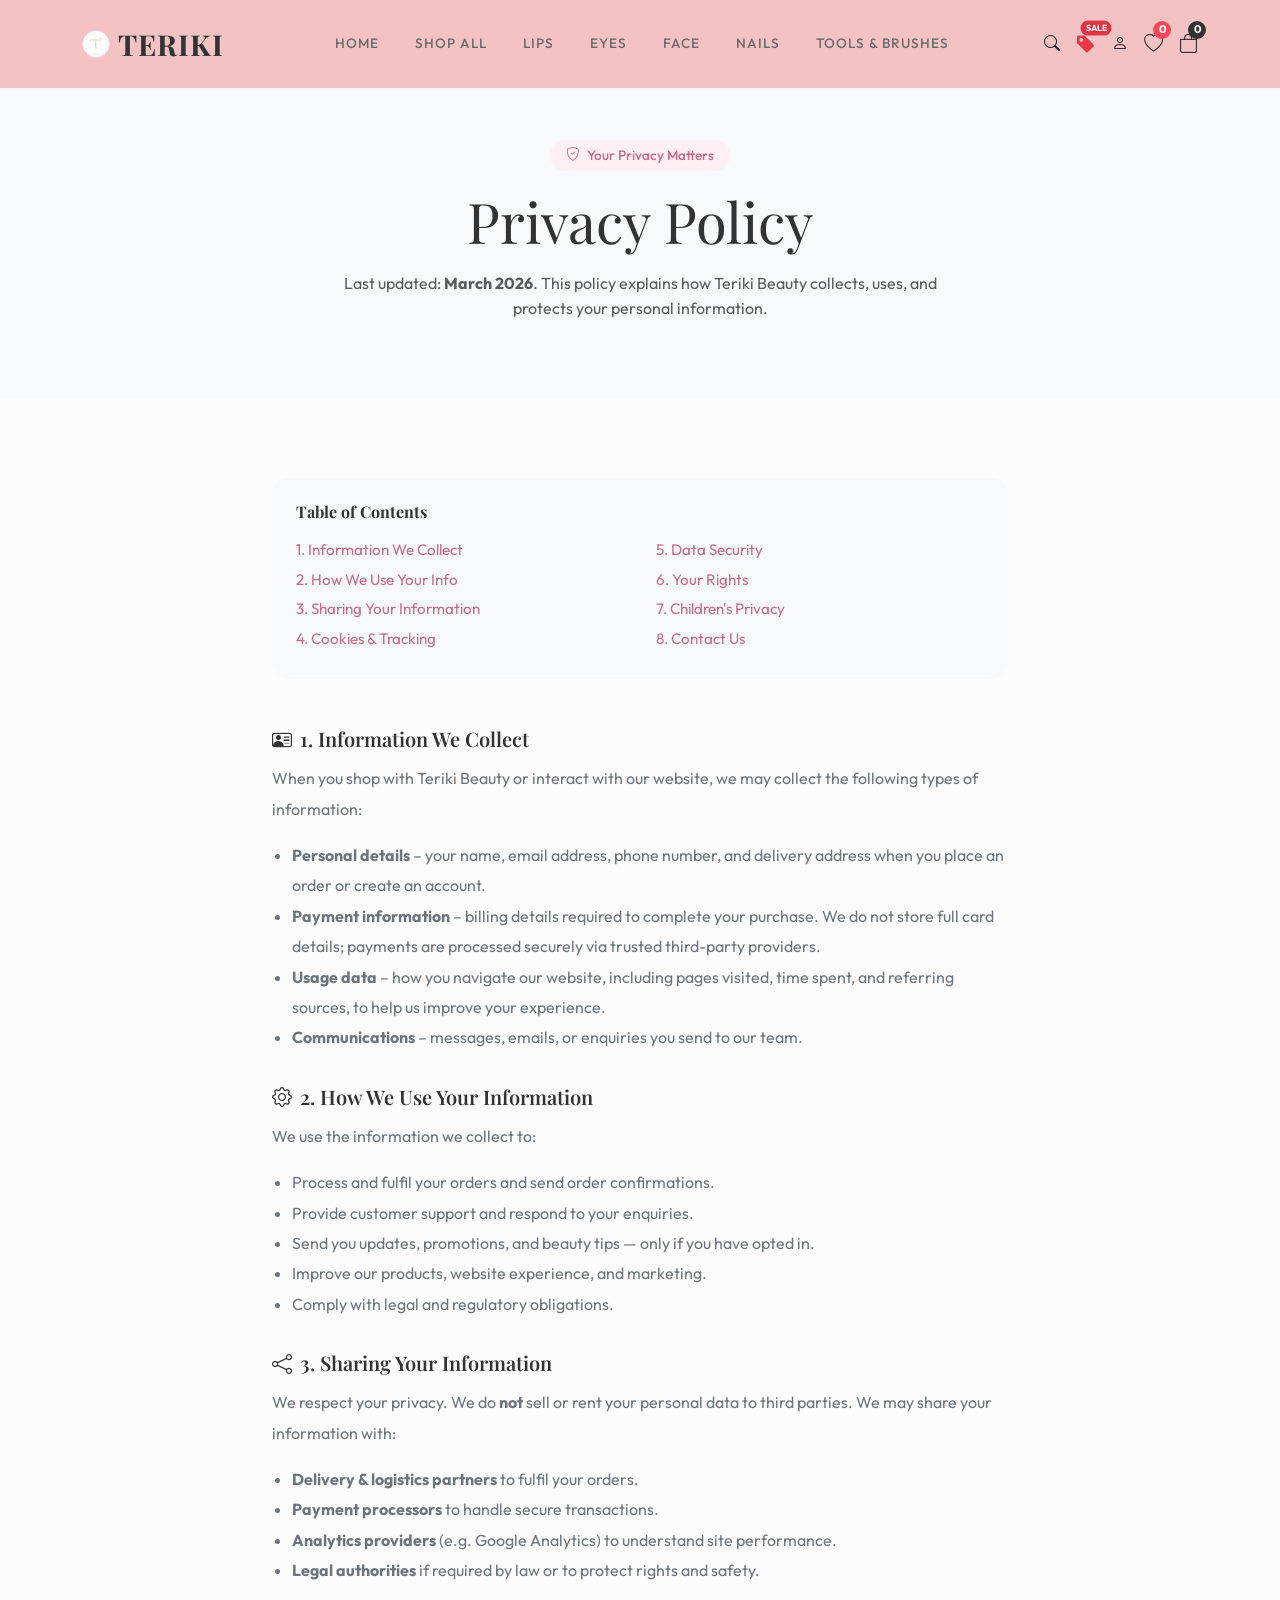
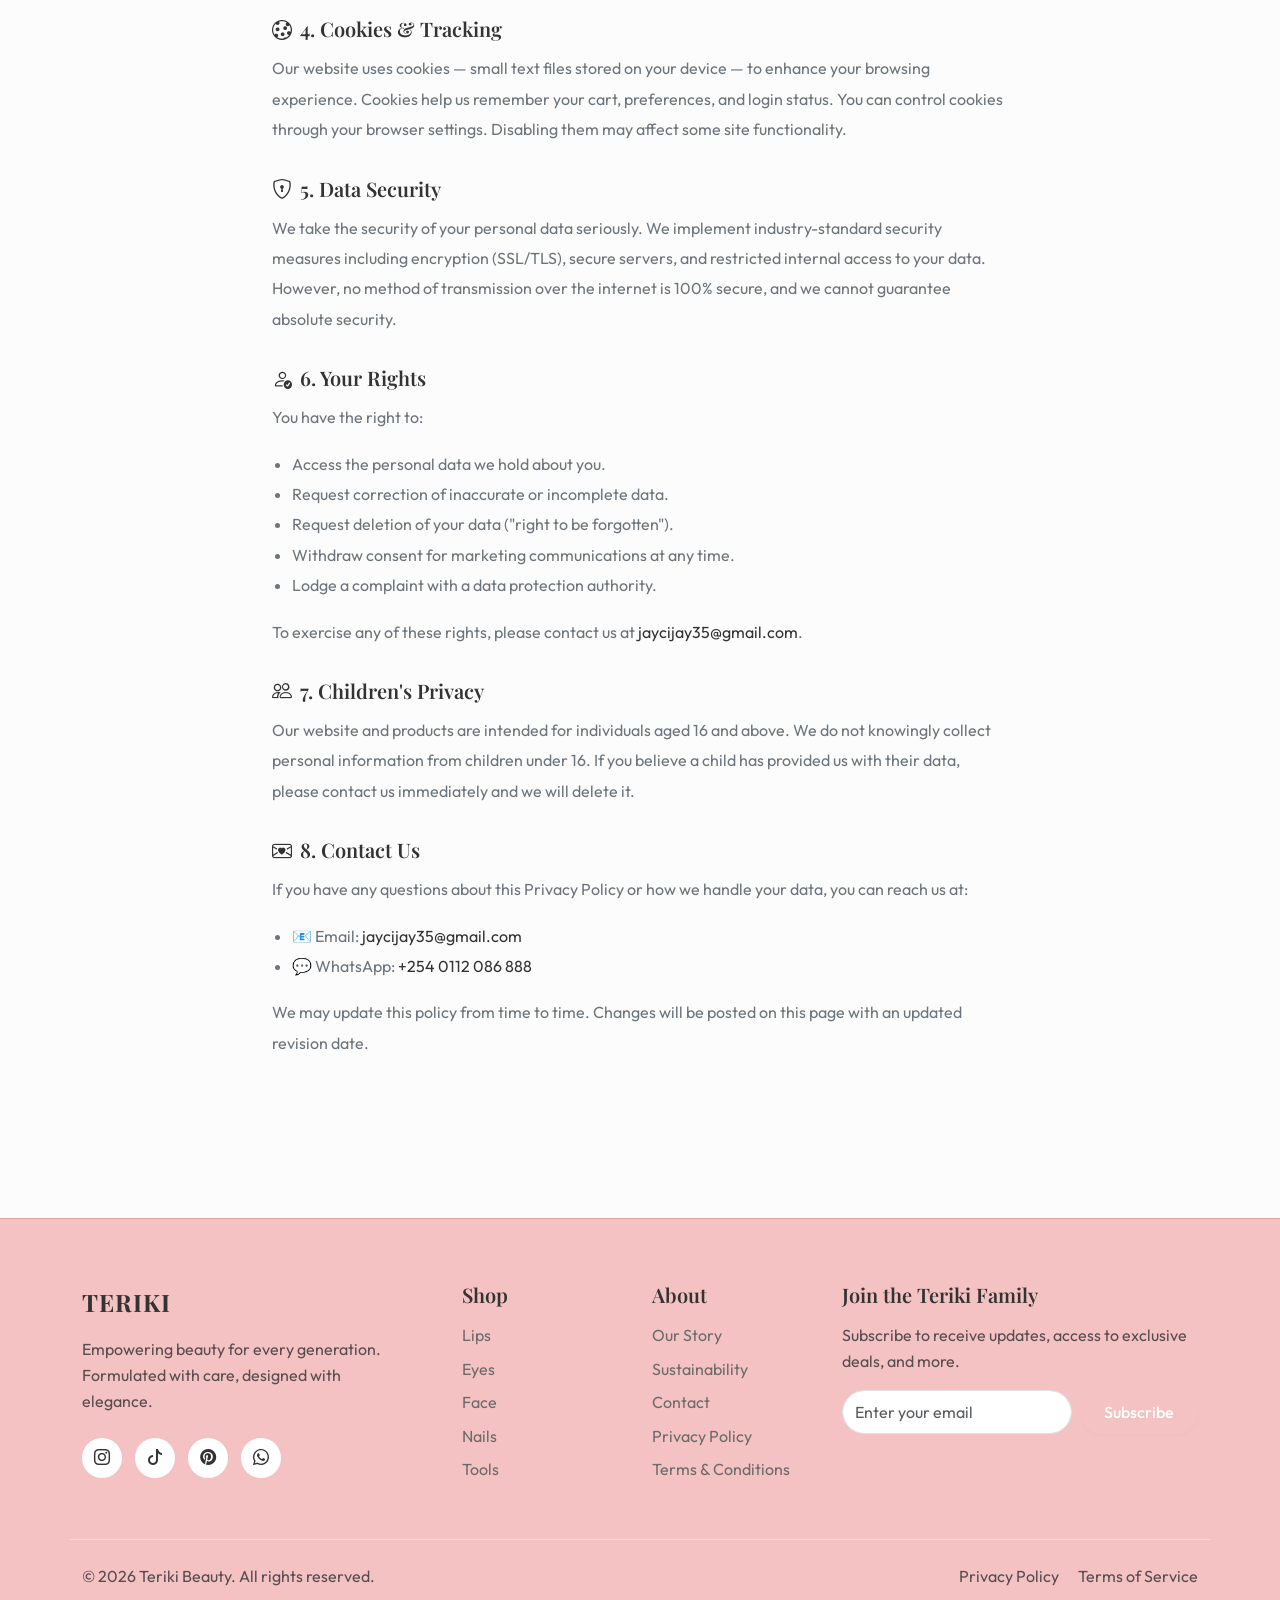
<file: privacy.html>
<!DOCTYPE html>
<html lang="en">

<head>
    <meta charset="UTF-8">
    <meta name="viewport" content="width=device-width, initial-scale=1.0">
    <title>Privacy Policy - Teriki Beauty</title>
    <link rel="preconnect" href="https://fonts.googleapis.com">
    <link rel="preconnect" href="https://fonts.gstatic.com" crossorigin>
    <link
        href="https://fonts.googleapis.com/css2?family=Outfit:wght@300;400;500;600&family=Playfair+Display:ital,wght@0,400;0,600;0,700;1,400&display=swap"
        rel="stylesheet">
    <link href="https://cdn.jsdelivr.net/npm/bootstrap@5.3.2/dist/css/bootstrap.min.css" rel="stylesheet">
    <link rel="stylesheet" href="https://cdn.jsdelivr.net/npm/bootstrap-icons@1.11.1/font/bootstrap-icons.css">
    <link rel="stylesheet" href="css/styles.css">
    <link rel="icon" type="image/png" href="img/favicon.png">
    <style>
        .policy-section h5 {
            font-weight: 600;
            margin-top: 2rem;
            margin-bottom: 0.75rem;
        }

        .policy-section p,
        .policy-section li {
            color: #6c757d;
            line-height: 1.9;
        }

        .policy-section ul {
            padding-left: 1.25rem;
        }

        .policy-toc a {
            color: #c96a87;
            text-decoration: none;
            font-size: 0.95rem;
        }

        .policy-toc a:hover {
            text-decoration: underline;
        }

        .policy-badge {
            background: #fff0f6;
            color: #c96a87;
            border-radius: 50px;
            padding: 0.3rem 1rem;
            font-size: 0.85rem;
            font-weight: 500;
            display: inline-block;
            margin-bottom: 1rem;
        }
    </style>
</head>

<body>

    <!-- Navigation -->
    <nav class="navbar navbar-expand-lg fixed-top">
        <div class="container">
            <a class="navbar-brand d-flex align-items-center" href="index.html">
                <img src="img/favicon.png" alt="Teriki" width="28" height="28"
                    class="me-2 rounded-circle border border-1">
                TERIKI
            </a>
            <button class="navbar-toggler border-0" type="button" data-bs-toggle="collapse" data-bs-target="#navbarNav"
                aria-controls="navbarNav" aria-expanded="false" aria-label="Toggle navigation">
                <span class="navbar-toggler-icon"></span>
            </button>
            <div class="collapse navbar-collapse" id="navbarNav">
                <ul class="navbar-nav mx-auto">
                    <li class="nav-item"><a class="nav-link" href="index.html">Home</a></li>
                    <li class="nav-item"><a class="nav-link" href="shop.html">Shop All</a></li>
                    <li class="nav-item"><a class="nav-link" href="shop.html?category=lips">Lips</a></li>
                    <li class="nav-item"><a class="nav-link" href="shop.html?category=eyes">Eyes</a></li>
                    <li class="nav-item"><a class="nav-link" href="shop.html?category=face">Face</a></li>
                    <li class="nav-item"><a class="nav-link" href="shop.html?category=nails">Nails</a></li>
                    <li class="nav-item"><a class="nav-link" href="shop.html?category=tools">Tools & Brushes</a></li>
                </ul>
                <div class="d-flex align-items-center">
                    <a href="#" class="text-dark me-3" data-bs-toggle="modal" data-bs-target="#searchModal"><i
                            class="bi bi-search"></i></a>
                    <a href="offers.html" class="me-3 position-relative" title="Offers &amp; Deals" style="color:#e63946;"><i class="bi bi-tag-fill fs-5"></i><span class="position-absolute top-0 start-100 translate-middle badge rounded-pill bg-danger" style="font-size:0.55rem; padding:3px 5px;">SALE</span></a>
                    <a href="account.html" class="text-dark me-3"><i class="bi bi-person"></i></a>
                    <a href="wishlist.html" class="me-3 wishlist-icon-nav" title="Wishlist"><i class="bi bi-heart"></i><span class="wishlist-badge" id="wishlist-count">0</span></a>
                    <a href="cart.html" class="cart-icon">
                        <i class="bi bi-bag"></i>
                        <span class="cart-badge" id="cart-count">0</span>
                    </a>
                </div>
            </div>
        </div>
    </nav>

    <!-- Hero Header -->
    <div class="bg-light" style="padding-top: 140px; padding-bottom: 60px;">
        <div class="container text-center">
            <div class="policy-badge"><i class="bi bi-shield-check me-1"></i> Your Privacy Matters</div>
            <h1 class="font-heading display-4 mb-3">Privacy Policy</h1>
            <p class="text-muted mx-auto" style="max-width: 600px;">
                Last updated: <strong>March 2026</strong>. This policy explains how Teriki Beauty collects, uses, and
                protects your personal information.
            </p>
        </div>
    </div>

    <!-- Policy Content -->
    <section class="section-padding">
        <div class="container">
            <div class="row justify-content-center">
                <div class="col-lg-8">

                    <!-- Table of Contents -->
                    <div class="bg-light rounded-4 p-4 mb-5 policy-toc">
                        <h6 class="fw-bold mb-3">Table of Contents</h6>
                        <ol class="mb-0" style="columns: 2; column-gap: 2rem; list-style: none; padding: 0;">
                            <li class="mb-1"><a href="#section1">1. Information We Collect</a></li>
                            <li class="mb-1"><a href="#section2">2. How We Use Your Info</a></li>
                            <li class="mb-1"><a href="#section3">3. Sharing Your Information</a></li>
                            <li class="mb-1"><a href="#section4">4. Cookies & Tracking</a></li>
                            <li class="mb-1"><a href="#section5">5. Data Security</a></li>
                            <li class="mb-1"><a href="#section6">6. Your Rights</a></li>
                            <li class="mb-1"><a href="#section7">7. Children's Privacy</a></li>
                            <li class="mb-1"><a href="#section8">8. Contact Us</a></li>
                        </ol>
                    </div>

                    <div class="policy-section">

                        <h5 id="section1"><i class="bi bi-person-vcard me-2 text-primary-custom"></i>1. Information We
                            Collect</h5>
                        <p>When you shop with Teriki Beauty or interact with our website, we may collect the following
                            types of information:</p>
                        <ul>
                            <li><strong>Personal details</strong> – your name, email address, phone number, and delivery
                                address when you place an order or create an account.</li>
                            <li><strong>Payment information</strong> – billing details required to complete your
                                purchase. We do not store full card details; payments are processed securely via trusted
                                third-party providers.</li>
                            <li><strong>Usage data</strong> – how you navigate our website, including pages visited,
                                time spent, and referring sources, to help us improve your experience.</li>
                            <li><strong>Communications</strong> – messages, emails, or enquiries you send to our team.
                            </li>
                        </ul>

                        <h5 id="section2"><i class="bi bi-gear me-2 text-primary-custom"></i>2. How We Use Your
                            Information</h5>
                        <p>We use the information we collect to:</p>
                        <ul>
                            <li>Process and fulfil your orders and send order confirmations.</li>
                            <li>Provide customer support and respond to your enquiries.</li>
                            <li>Send you updates, promotions, and beauty tips — only if you have opted in.</li>
                            <li>Improve our products, website experience, and marketing.</li>
                            <li>Comply with legal and regulatory obligations.</li>
                        </ul>

                        <h5 id="section3"><i class="bi bi-share me-2 text-primary-custom"></i>3. Sharing Your
                            Information</h5>
                        <p>We respect your privacy. We do <strong>not</strong> sell or rent your personal data to third
                            parties. We may share your information with:</p>
                        <ul>
                            <li><strong>Delivery & logistics partners</strong> to fulfil your orders.</li>
                            <li><strong>Payment processors</strong> to handle secure transactions.</li>
                            <li><strong>Analytics providers</strong> (e.g. Google Analytics) to understand site
                                performance.</li>
                            <li><strong>Legal authorities</strong> if required by law or to protect rights and safety.
                            </li>
                        </ul>

                        <h5 id="section4"><i class="bi bi-cookie me-2 text-primary-custom"></i>4. Cookies & Tracking
                        </h5>
                        <p>Our website uses cookies — small text files stored on your device — to enhance your browsing
                            experience. Cookies help us remember your cart, preferences, and login status. You can
                            control cookies through your browser settings. Disabling them may affect some site
                            functionality.</p>

                        <h5 id="section5"><i class="bi bi-shield-lock me-2 text-primary-custom"></i>5. Data Security
                        </h5>
                        <p>We take the security of your personal data seriously. We implement industry-standard security
                            measures including encryption (SSL/TLS), secure servers, and restricted internal access to
                            your data. However, no method of transmission over the internet is 100% secure, and we
                            cannot guarantee absolute security.</p>

                        <h5 id="section6"><i class="bi bi-person-check me-2 text-primary-custom"></i>6. Your Rights</h5>
                        <p>You have the right to:</p>
                        <ul>
                            <li>Access the personal data we hold about you.</li>
                            <li>Request correction of inaccurate or incomplete data.</li>
                            <li>Request deletion of your data ("right to be forgotten").</li>
                            <li>Withdraw consent for marketing communications at any time.</li>
                            <li>Lodge a complaint with a data protection authority.</li>
                        </ul>
                        <p>To exercise any of these rights, please contact us at <a href="mailto:jaycijay35@gmail.com"
                                class="text-primary-custom">jaycijay35@gmail.com</a>.</p>

                        <h5 id="section7"><i class="bi bi-people me-2 text-primary-custom"></i>7. Children's Privacy
                        </h5>
                        <p>Our website and products are intended for individuals aged 16 and above. We do not knowingly
                            collect personal information from children under 16. If you believe a child has provided us
                            with their data, please contact us immediately and we will delete it.</p>

                        <h5 id="section8"><i class="bi bi-envelope-heart me-2 text-primary-custom"></i>8. Contact Us
                        </h5>
                        <p>If you have any questions about this Privacy Policy or how we handle your data, you can reach
                            us at:</p>
                        <ul>
                            <li>📧 Email: <a href="mailto:jaycijay35@gmail.com"
                                    class="text-primary-custom">jaycijay35@gmail.com</a></li>
                            <li>💬 WhatsApp: <a href="https://wa.me/254112086888" target="_blank"
                                    class="text-primary-custom">+254 0112 086 888</a></li>
                        </ul>
                        <p>We may update this policy from time to time. Changes will be posted on this page with an
                            updated revision date.</p>
                    </div>

                </div>
            </div>
        </div>
    </section>

    <!-- Search Modal -->
    <div class="modal fade" id="searchModal" tabindex="-1" aria-labelledby="searchModalLabel" aria-hidden="true">
        <div class="modal-dialog modal-dialog-centered">
            <div class="modal-content border-0">
                <div class="modal-header border-0 pb-0">
                    <button type="button" class="btn-close" data-bs-dismiss="modal" aria-label="Close"></button>
                </div>
                <div class="modal-body text-center pt-0 pb-5 px-4">
                    <h5 class="modal-title mb-4" id="searchModalLabel">What are you looking for?</h5>
                    <form action="shop.html" method="GET" class="d-flex w-100">
                        <input type="text" name="search" class="form-control rounded-pill border-dark me-2"
                            placeholder="Search products..." autofocus required>
                        <button type="submit" class="btn btn-primary-custom rounded-pill px-4">Search</button>
                    </form>
                </div>
            </div>
        </div>
    </div>

    <!-- Footer -->
    <footer class="footer">
        <div class="container">
            <div class="row gy-4">
                <div class="col-lg-4 col-md-6">
                    <div class="footer-brand">TERIKI</div>
                    <p class="text-muted pe-4">Empowering beauty for every generation. Formulated with care, designed
                        with elegance.</p>
                    <div class="mt-4">
                        <a href="#" class="social-icon"><i class="bi bi-instagram"></i></a>
                        <a href="#" class="social-icon"><i class="bi bi-tiktok"></i></a>
                        <a href="#" class="social-icon"><i class="bi bi-pinterest"></i></a>
                        <a href="https://wa.me/254112086888" target="_blank" class="social-icon"><i
                                class="bi bi-whatsapp"></i></a>
                    </div>
                </div>
                <div class="col-lg-2 col-md-3 col-6">
                    <h5 class="mb-3">Shop</h5>
                    <a href="shop.html?category=lips" class="footer-link">Lips</a>
                    <a href="shop.html?category=eyes" class="footer-link">Eyes</a>
                    <a href="shop.html?category=face" class="footer-link">Face</a>
                    <a href="shop.html?category=nails" class="footer-link">Nails</a>
                    <a href="shop.html?category=tools" class="footer-link">Tools</a>
                </div>
                <div class="col-lg-2 col-md-3 col-6">
                    <h5 class="mb-3">About</h5>
                    <a href="about.html" class="footer-link">Our Story</a>
                    <a href="sustainability.html" class="footer-link">Sustainability</a>
                    <a href="contact.html" class="footer-link">Contact</a>
                    <a href="privacy.html" class="footer-link">Privacy Policy</a>
                    <a href="#" class="footer-link">Terms & Conditions</a>
                </div>
                <div class="col-lg-4 col-md-6">
                    <h5 class="mb-3">Join the Teriki Family</h5>
                    <p class="text-muted mb-3">Subscribe to receive updates, access to exclusive deals, and more.</p>
                    <form class="d-flex" onsubmit="event.preventDefault();">
                        <input type="email" class="form-control rounded-pill me-2" placeholder="Enter your email"
                            required>
                        <button type="submit" class="btn btn-primary-custom">Subscribe</button>
                    </form>
                </div>
            </div>
            <div class="row mt-5 pt-4 border-top">
                <div class="col-md-6 text-center text-md-start text-muted">
                    &copy; 2026 Teriki Beauty. All rights reserved.
                </div>
                <div class="col-md-6 text-center text-md-end mt-2 mt-md-0">
                    <a href="privacy.html" class="text-muted me-3 text-decoration-none">Privacy Policy</a>
                    <a href="terms.html" class="text-muted text-decoration-none">Terms of Service</a>
                </div>
            </div>
        </div>
    </footer>

    <script src="https://cdn.jsdelivr.net/npm/bootstrap@5.3.2/dist/js/bootstrap.bundle.min.js"></script>
    <script src="js/app.js"></script>
</body>

</html>
</file>
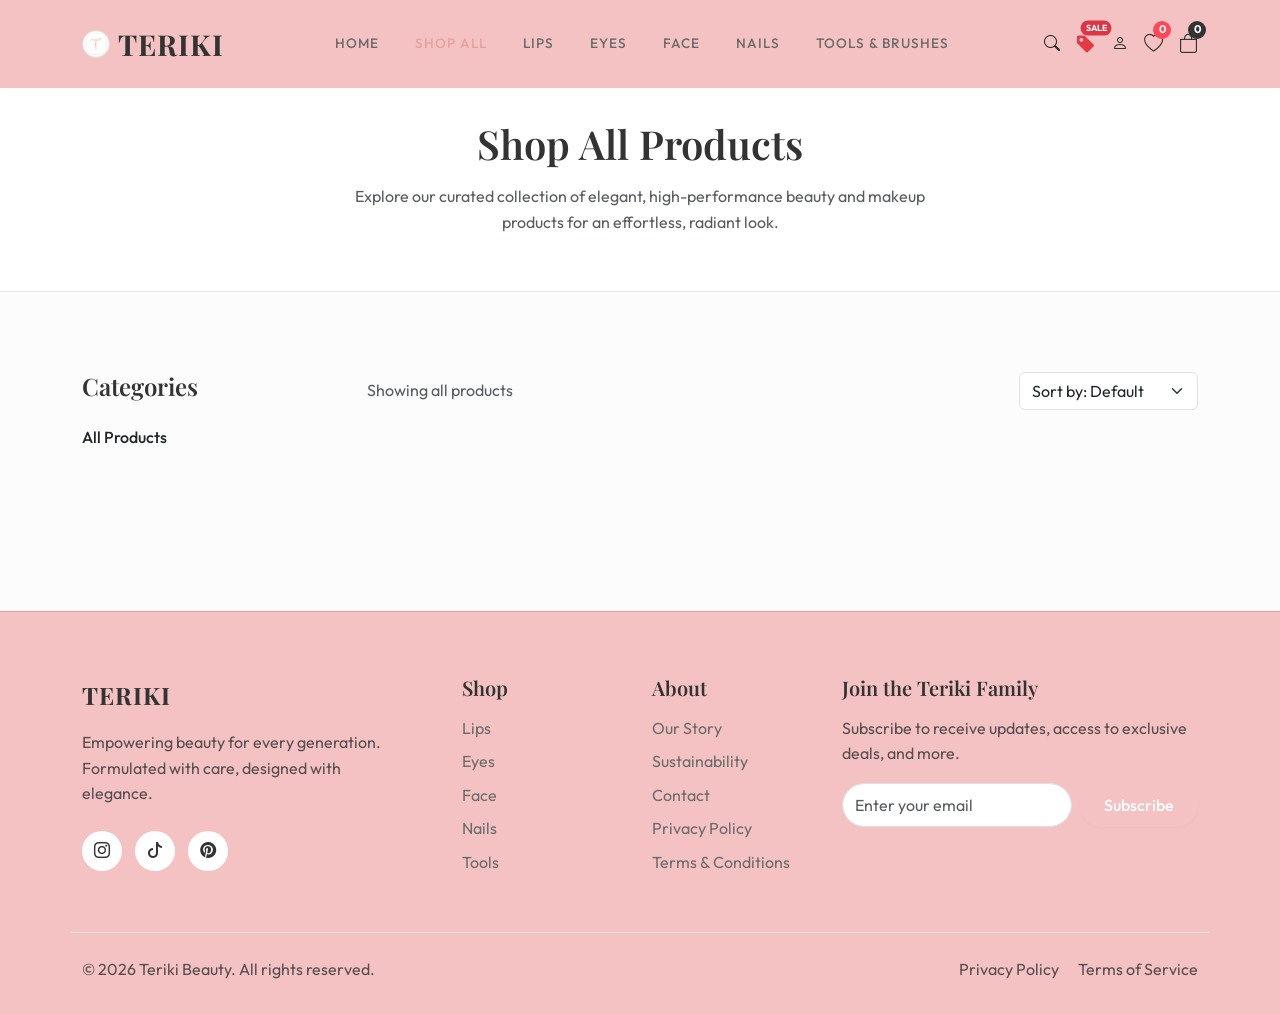
<file: shop.html>
<!DOCTYPE html>
<html lang="en">

<head>
    <meta charset="UTF-8">
    <meta name="viewport" content="width=device-width, initial-scale=1.0">
    <title>Shop - Teriki Beauty</title>
    <!-- Google Fonts -->
    <link rel="preconnect" href="https://fonts.googleapis.com">
    <link rel="preconnect" href="https://fonts.gstatic.com" crossorigin>
    <link
        href="https://fonts.googleapis.com/css2?family=Outfit:wght@300;400;500;600&family=Playfair+Display:ital,wght@0,400;0,600;0,700;1,400&display=swap"
        rel="stylesheet">
    <!-- Bootstrap CSS -->
    <link href="https://cdn.jsdelivr.net/npm/bootstrap@5.3.2/dist/css/bootstrap.min.css" rel="stylesheet">
    <!-- Icons -->
    <link rel="stylesheet" href="https://cdn.jsdelivr.net/npm/bootstrap-icons@1.11.1/font/bootstrap-icons.css">
    <!-- Custom CSS -->
    <link rel="stylesheet" href="css/styles.css">
    <!-- Favicon -->
    <link rel="icon" type="image/png" href="img/favicon.png">
</head>

<body>

    <!-- Navigation -->
    <nav class="navbar navbar-expand-lg fixed-top">
        <div class="container">
            <a class="navbar-brand d-flex align-items-center" href="index.html">
                <img src="img/favicon.png" alt="Teriki" width="28" height="28"
                    class="me-2 rounded-circle border border-1">
                TERIKI
            </a>
            <button class="navbar-toggler border-0" type="button" data-bs-toggle="collapse" data-bs-target="#navbarNav"
                aria-controls="navbarNav" aria-expanded="false" aria-label="Toggle navigation">
                <span class="navbar-toggler-icon"></span>
            </button>
            <div class="collapse navbar-collapse" id="navbarNav">
                <ul class="navbar-nav mx-auto">
                    <li class="nav-item">
                        <a class="nav-link" href="index.html">Home</a>
                    </li>
                    <li class="nav-item">
                        <a class="nav-link active" href="shop.html" id="nav-shop-all">Shop All</a>
                    </li>
                    <li class="nav-item">
                        <a class="nav-link" href="shop.html?category=lips" id="nav-lips">Lips</a>
                    </li>
                    <li class="nav-item">
                        <a class="nav-link" href="shop.html?category=eyes" id="nav-eyes">Eyes</a>
                    </li>
                    <li class="nav-item">
                        <a class="nav-link" href="shop.html?category=face" id="nav-face">Face</a>
                    </li>
                    <li class="nav-item">
                        <a class="nav-link" href="shop.html?category=nails" id="nav-nails">Nails</a>
                    </li>
                    <li class="nav-item">
                        <a class="nav-link" href="shop.html?category=tools" id="nav-tools">Tools & Brushes</a>
                    </li>
                </ul>
                <div class="d-flex align-items-center">
                    <a href="#" class="text-dark me-3" data-bs-toggle="modal" data-bs-target="#searchModal"><i
                            class="bi bi-search"></i></a>
                    <a href="offers.html" class="me-3 position-relative" title="Offers &amp; Deals"
                        style="color:#e63946;"><i class="bi bi-tag-fill fs-5"></i><span
                            class="position-absolute top-0 start-100 translate-middle badge rounded-pill bg-danger"
                            style="font-size:0.55rem; padding:3px 5px;">SALE</span></a>
                    <a href="account.html" class="text-dark me-3"><i class="bi bi-person"></i></a>
                    <a href="wishlist.html" class="me-3 wishlist-icon-nav" title="Wishlist"><i
                            class="bi bi-heart"></i><span class="wishlist-badge" id="wishlist-count">0</span></a>
                    <a href="cart.html" class="cart-icon">
                        <i class="bi bi-bag"></i>
                        <span class="cart-badge" id="cart-count">0</span>
                    </a>
                </div>
            </div>
        </div>
    </nav>

    <!-- Page Header -->
    <div class="bg-white"
        style="padding-top: 120px; padding-bottom: 40px; border-bottom: 1px solid var(--border-color);">
        <div class="container text-center">
            <h1 class="mb-3" id="shop-title">Shop All Products</h1>
            <p class="text-muted mx-auto" style="max-width: 600px;" id="shop-description">Explore our curated collection
                of elegant, high-performance beauty and makeup products for an effortless, radiant look.</p>
        </div>
    </div>

    <!-- Shop Content -->
    <section class="section-padding">
        <div class="container">
            <div class="row">
                <!-- Sidebar Filters -->
                <div class="col-lg-3 d-none d-lg-block">
                    <div class="sticky-top" style="top: 100px;">
                        <h4 class="mb-4">Categories</h4>
                        <ul class="list-unstyled" id="category-sidebar">
                            <!-- Populated by JS -->
                            <li class="mb-2"><a href="shop.html" class="text-dark text-decoration-none fw-medium">All
                                    Products</a></li>
                        </ul>
                    </div>
                </div>

                <!-- Product Grid -->
                <div class="col-lg-9">
                    <div class="d-flex justify-content-between align-items-center mb-4">
                        <div id="product-count" class="text-muted">Showing all products</div>
                        <select class="form-select w-auto" id="sort-select">
                            <option value="default">Sort by: Default</option>
                            <option value="price-low">Price: Low to High</option>
                            <option value="price-high">Price: High to Low</option>
                            <option value="name">Name: A to Z</option>
                        </select>
                    </div>

                    <div class="row g-4" id="shop-product-grid">
                        <!-- Populated by JS -->
                    </div>
                </div>
            </div>
        </div>
    </section>

    <!-- Search Modal -->
    <div class="modal fade" id="searchModal" tabindex="-1" aria-labelledby="searchModalLabel" aria-hidden="true">
        <div class="modal-dialog modal-dialog-centered">
            <div class="modal-content border-0">
                <div class="modal-header border-0 pb-0">
                    <button type="button" class="btn-close" data-bs-dismiss="modal" aria-label="Close"></button>
                </div>
                <div class="modal-body text-center pt-0 pb-5 px-4">
                    <h5 class="modal-title mb-4" id="searchModalLabel">What are you looking for?</h5>
                    <form action="shop.html" method="GET" class="d-flex w-100">
                        <input type="text" name="search" class="form-control rounded-pill border-dark me-2"
                            placeholder="Search products..." autofocus required>
                        <button type="submit" class="btn btn-primary-custom rounded-pill px-4">Search</button>
                    </form>
                </div>
            </div>
        </div>
    </div>

    <!-- Footer -->
    <footer class="footer">
        <div class="container">
            <div class="row gy-4">
                <div class="col-lg-4 col-md-6">
                    <div class="footer-brand">TERIKI</div>
                    <p class="text-muted pe-4">Empowering beauty for every generation. Formulated with care, designed
                        with elegance.</p>
                    <div class="mt-4">
                        <a href="#" class="social-icon"><i class="bi bi-instagram"></i></a>
                        <a href="#" class="social-icon"><i class="bi bi-tiktok"></i></a>
                        <a href="#" class="social-icon"><i class="bi bi-pinterest"></i></a>
                    </div>
                </div>
                <div class="col-lg-2 col-md-3 col-6">
                    <h5 class="mb-3">Shop</h5>
                    <a href="shop.html?category=lips" class="footer-link">Lips</a>
                    <a href="shop.html?category=eyes" class="footer-link">Eyes</a>
                    <a href="shop.html?category=face" class="footer-link">Face</a>
                    <a href="shop.html?category=nails" class="footer-link">Nails</a>
                    <a href="shop.html?category=tools" class="footer-link">Tools</a>
                </div>
                <div class="col-lg-2 col-md-3 col-6">
                    <h5 class="mb-3">About</h5>
                    <a href="about.html" class="footer-link">Our Story</a>
                    <a href="sustainability.html" class="footer-link">Sustainability</a>
                    <a href="contact.html" class="footer-link">Contact</a>
                    <a href="privacy.html" class="footer-link">Privacy Policy</a>
                    <a href="#" class="footer-link">Terms & Conditions</a>
                </div>
                <div class="col-lg-4 col-md-6">
                    <h5 class="mb-3">Join the Teriki Family</h5>
                    <p class="text-muted mb-3">Subscribe to receive updates, access to exclusive deals, and more.</p>
                    <form class="d-flex" onsubmit="event.preventDefault();">
                        <input type="email" class="form-control rounded-pill me-2" placeholder="Enter your email"
                            required>
                        <button type="submit" class="btn btn-primary-custom">Subscribe</button>
                    </form>
                </div>
            </div>
            <div class="row mt-5 pt-4 border-top">
                <div class="col-md-6 text-center text-md-start text-muted">
                    &copy; 2026 Teriki Beauty. All rights reserved.
                </div>
                <div class="col-md-6 text-center text-md-end mt-2 mt-md-0">
                    <a href="privacy.html" class="text-muted me-3 text-decoration-none">Privacy Policy</a>
                    <a href="terms.html" class="text-muted text-decoration-none">Terms of Service</a>
                </div>
            </div>
        </div>
    </footer>

    <!-- Bootstrap JS -->
    <script src="https://cdn.jsdelivr.net/npm/bootstrap@5.3.2/dist/js/bootstrap.bundle.min.js"></script>
    <!-- App JS -->
    <script src="js/app.js"></script>
    <script>
        document.addEventListener('terikiDataLoaded', () => {
            const urlParams = new URLSearchParams(window.location.search);
            const activeCategory = urlParams.get('category');
            const searchQuery = urlParams.get('search');

            // Build Sidebar
            const sidebar = document.getElementById('category-sidebar');
            categories.forEach(cat => {
                const isActive = activeCategory === cat.id ? 'fw-bold text-primary-custom' : '';
                sidebar.innerHTML += `<li class="mb-2"><a href="shop.html?category=${cat.id}" class="text-dark text-decoration-none ${isActive}">${cat.name}</a></li>`;
            });

            // Filter Products
            let displayProducts = products;

            if (searchQuery) {
                const query = searchQuery.toLowerCase();
                displayProducts = displayProducts.filter(p =>
                    p.name.toLowerCase().includes(query) ||
                    p.description.toLowerCase().includes(query)
                );
                document.getElementById('shop-title').textContent = `Search Results for "${searchQuery}"`;
                document.getElementById('shop-description').textContent = '';
            } else if (activeCategory) {
                displayProducts = products.filter(p => p.category_id === activeCategory);
                const categoryObj = categories.find(c => c.id === activeCategory);
                if (categoryObj) {
                    document.getElementById('shop-title').textContent = categoryObj.name;
                    document.getElementById('shop-description').textContent = `Explore our elegant ${categoryObj.name.toLowerCase()} collection.`;
                }
            }

            document.getElementById('product-count').textContent = `Showing ${displayProducts.length} product(s)`;            // Render Function
            const renderGrid = (items) => {
                document.getElementById('shop-product-grid').innerHTML = items.map(renderProductCard).join('');
            };

            // Sort functionality
            document.getElementById('sort-select').addEventListener('change', (e) => {
                const sortType = e.target.value;
                let sorted = [...displayProducts];
                if (sortType === 'price-low') sorted.sort((a, b) => a.price - b.price);
                else if (sortType === 'price-high') sorted.sort((a, b) => b.price - a.price);
                else if (sortType === 'name') sorted.sort((a, b) => a.name.localeCompare(b.name));

                renderGrid(sorted);
            });

            // Initial render
            renderGrid(displayProducts);

            // Update Active Nav Link
            document.querySelectorAll('.navbar-nav .nav-link').forEach(link => link.classList.remove('active'));
            if (activeCategory) {
                const navLink = document.getElementById(`nav-${activeCategory}`);
                if (navLink) navLink.classList.add('active');
            } else {
                document.getElementById('nav-shop-all').classList.add('active');
            }
        });
    </script>
</body>

</html>
</file>
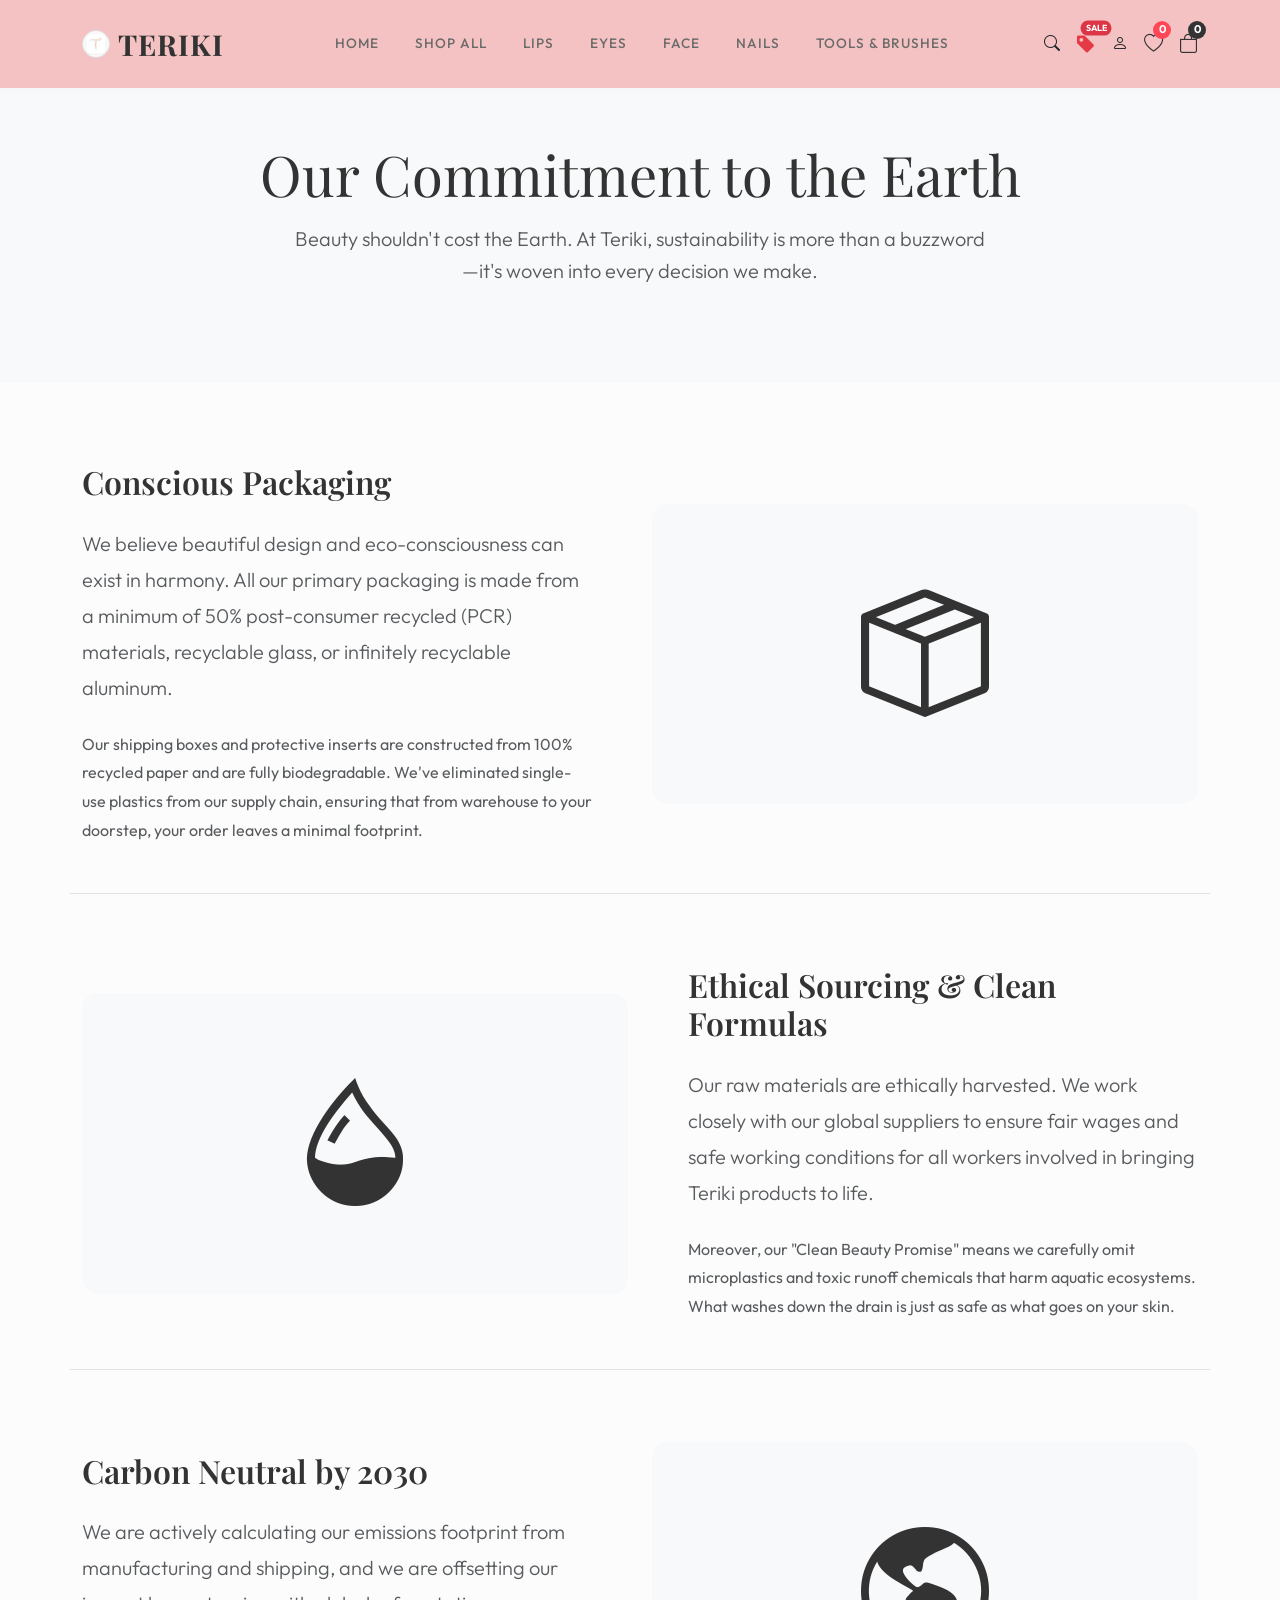
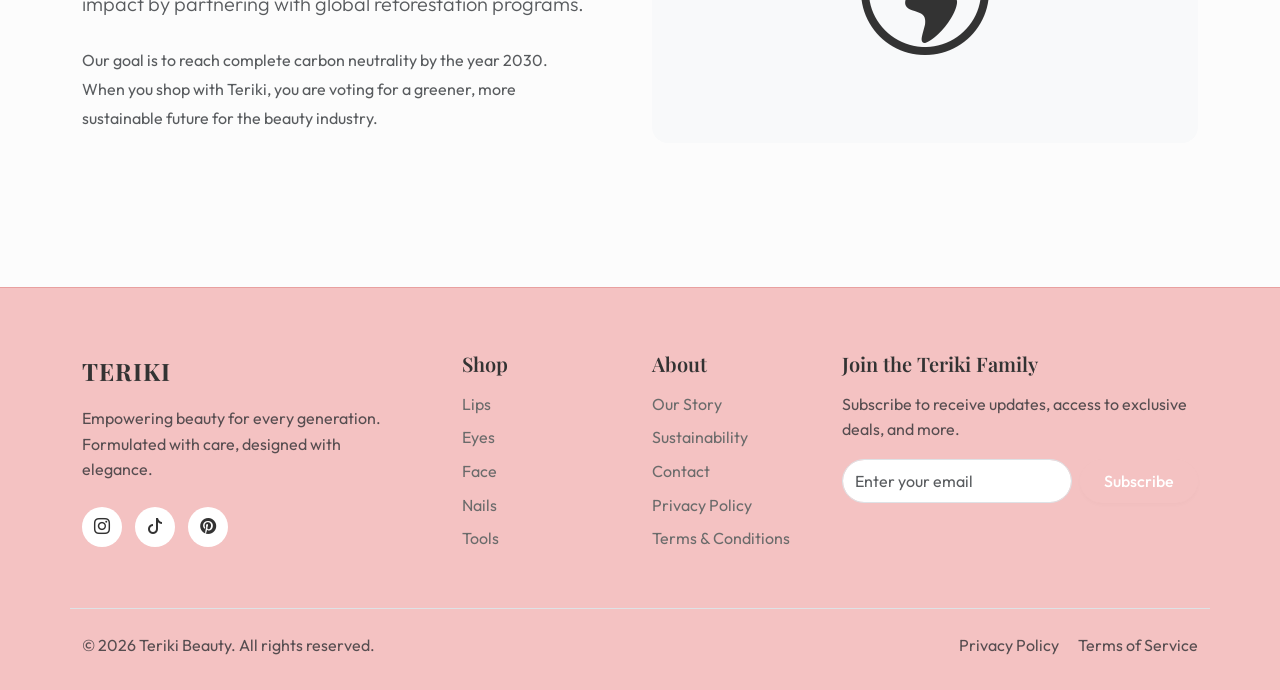
<file: sustainability.html>
<!DOCTYPE html>
<html lang="en">

<head>
    <meta charset="UTF-8">
    <meta name="viewport" content="width=device-width, initial-scale=1.0">
    <title>Sustainability - Teriki Beauty</title>
    <!-- Google Fonts -->
    <link rel="preconnect" href="https://fonts.googleapis.com">
    <link rel="preconnect" href="https://fonts.gstatic.com" crossorigin>
    <link
        href="https://fonts.googleapis.com/css2?family=Outfit:wght@300;400;500;600&family=Playfair+Display:ital,wght@0,400;0,600;0,700;1,400&display=swap"
        rel="stylesheet">
    <!-- Bootstrap CSS -->
    <link href="https://cdn.jsdelivr.net/npm/bootstrap@5.3.2/dist/css/bootstrap.min.css" rel="stylesheet">
    <!-- Icons -->
    <link rel="stylesheet" href="https://cdn.jsdelivr.net/npm/bootstrap-icons@1.11.1/font/bootstrap-icons.css">
    <!-- Custom CSS -->
    <link rel="stylesheet" href="css/styles.css">
    <!-- Favicon -->
    <link rel="icon" type="image/png" href="img/favicon.png">
</head>

<body>

    <!-- Navigation -->
    <nav class="navbar navbar-expand-lg fixed-top">
        <div class="container">
            <a class="navbar-brand d-flex align-items-center" href="index.html">
                <img src="img/favicon.png" alt="Teriki" width="28" height="28"
                    class="me-2 rounded-circle border border-1">
                TERIKI
            </a>
            <button class="navbar-toggler border-0" type="button" data-bs-toggle="collapse" data-bs-target="#navbarNav"
                aria-controls="navbarNav" aria-expanded="false" aria-label="Toggle navigation">
                <span class="navbar-toggler-icon"></span>
            </button>
            <div class="collapse navbar-collapse" id="navbarNav">
                <ul class="navbar-nav mx-auto">
                    <li class="nav-item">
                        <a class="nav-link" href="index.html">Home</a>
                    </li>
                    <li class="nav-item">
                        <a class="nav-link" href="shop.html">Shop All</a>
                    </li>
                    <li class="nav-item">
                        <a class="nav-link" href="shop.html?category=lips">Lips</a>
                    </li>
                    <li class="nav-item">
                        <a class="nav-link" href="shop.html?category=eyes">Eyes</a>
                    </li>
                    <li class="nav-item">
                        <a class="nav-link" href="shop.html?category=face">Face</a>
                    </li>
                    <li class="nav-item">
                        <a class="nav-link" href="shop.html?category=nails">Nails</a>
                    </li>
                    <li class="nav-item">
                        <a class="nav-link" href="shop.html?category=tools">Tools & Brushes</a>
                    </li>
                </ul>
                <div class="d-flex align-items-center">
                    <a href="#" class="text-dark me-3" data-bs-toggle="modal" data-bs-target="#searchModal"><i
                            class="bi bi-search"></i></a>
                    <a href="offers.html" class="me-3 position-relative" title="Offers &amp; Deals" style="color:#e63946;"><i class="bi bi-tag-fill fs-5"></i><span class="position-absolute top-0 start-100 translate-middle badge rounded-pill bg-danger" style="font-size:0.55rem; padding:3px 5px;">SALE</span></a>
                    <a href="account.html" class="text-dark me-3"><i class="bi bi-person"></i></a>
                    <a href="wishlist.html" class="me-3 wishlist-icon-nav" title="Wishlist"><i class="bi bi-heart"></i><span class="wishlist-badge" id="wishlist-count">0</span></a>
                    <a href="cart.html" class="cart-icon">
                        <i class="bi bi-bag"></i>
                        <span class="cart-badge" id="cart-count">0</span>
                    </a>
                </div>
            </div>
        </div>
    </nav>

    <!-- Page Header (Hero) -->
    <div class="bg-light" style="padding-top: 140px; padding-bottom: 80px;">
        <div class="container text-center">
            <h1 class="font-heading display-4 mb-3">Our Commitment to the Earth</h1>
            <p class="text-muted mx-auto lead" style="max-width: 700px;">
                Beauty shouldn't cost the Earth. At Teriki, sustainability is more than a buzzword—it's woven into every
                decision we make.
            </p>
        </div>
    </div>

    <!-- Details Section -->
    <section class="section-padding">
        <div class="container">
            <!-- Part 1 -->
            <div class="row align-items-center mb-5 pb-5 border-bottom">
                <div class="col-lg-6 mb-4 mb-lg-0 pe-lg-5 order-2 order-lg-1">
                    <h2 class="font-heading mb-4">Conscious Packaging</h2>
                    <p class="text-muted mb-4 lead" style="line-height: 1.8;">
                        We believe beautiful design and eco-consciousness can exist in harmony. All our primary
                        packaging is made from a minimum of 50% post-consumer recycled (PCR) materials, recyclable
                        glass, or infinitely recyclable aluminum.
                    </p>
                    <p class="text-muted mb-0" style="line-height: 1.8;">
                        Our shipping boxes and protective inserts are constructed from 100% recycled paper and are fully
                        biodegradable. We've eliminated single-use plastics from our supply chain, ensuring that from
                        warehouse to your doorstep, your order leaves a minimal footprint.
                    </p>
                </div>
                <!-- We will reuse the aesthetic hero banner as placeholder, or a simple design -->
                <div class="col-lg-6 order-1 order-lg-2 mb-4 mb-lg-0">
                    <div class="bg-light p-5 rounded-4 h-100 d-flex align-items-center justify-content-center">
                        <i class="bi bi-box-seam text-primary-custom" style="font-size: 8rem;"></i>
                    </div>
                </div>
            </div>

            <!-- Part 2 -->
            <div class="row align-items-center mb-5 pt-4 pb-5 border-bottom">
                <div class="col-lg-6 mb-4 mb-lg-0">
                    <div class="bg-light p-5 rounded-4 h-100 d-flex align-items-center justify-content-center">
                        <i class="bi bi-droplet-half text-primary-custom" style="font-size: 8rem;"></i>
                    </div>
                </div>
                <div class="col-lg-6 ps-lg-5">
                    <h2 class="font-heading mb-4">Ethical Sourcing & Clean Formulas</h2>
                    <p class="text-muted mb-4 lead" style="line-height: 1.8;">
                        Our raw materials are ethically harvested. We work closely with our global suppliers to ensure
                        fair wages and safe working conditions for all workers involved in bringing Teriki products to
                        life.
                    </p>
                    <p class="text-muted mb-0" style="line-height: 1.8;">
                        Moreover, our "Clean Beauty Promise" means we carefully omit microplastics and toxic runoff
                        chemicals that harm aquatic ecosystems. What washes down the drain is just as safe as what goes
                        on your skin.
                    </p>
                </div>
            </div>

            <!-- Part 3 -->
            <div class="row align-items-center pt-4">
                <div class="col-lg-6 mb-4 mb-lg-0 pe-lg-5 order-2 order-lg-1">
                    <h2 class="font-heading mb-4">Carbon Neutral by 2030</h2>
                    <p class="text-muted mb-4 lead" style="line-height: 1.8;">
                        We are actively calculating our emissions footprint from manufacturing and shipping, and we are
                        offsetting our impact by partnering with global reforestation programs.
                    </p>
                    <p class="text-muted mb-0" style="line-height: 1.8;">
                        Our goal is to reach complete carbon neutrality by the year 2030. When you shop with Teriki, you
                        are voting for a greener, more sustainable future for the beauty industry.
                    </p>
                </div>
                <div class="col-lg-6 order-1 order-lg-2 mb-4 mb-lg-0">
                    <div class="bg-light p-5 rounded-4 h-100 d-flex align-items-center justify-content-center">
                        <i class="bi bi-globe-americas text-primary-custom" style="font-size: 8rem;"></i>
                    </div>
                </div>
            </div>
        </div>
    </section>

    <!-- Search Modal -->
    <div class="modal fade" id="searchModal" tabindex="-1" aria-labelledby="searchModalLabel" aria-hidden="true">
        <div class="modal-dialog modal-dialog-centered">
            <div class="modal-content border-0">
                <div class="modal-header border-0 pb-0">
                    <button type="button" class="btn-close" data-bs-dismiss="modal" aria-label="Close"></button>
                </div>
                <div class="modal-body text-center pt-0 pb-5 px-4">
                    <h5 class="modal-title mb-4" id="searchModalLabel">What are you looking for?</h5>
                    <form action="shop.html" method="GET" class="d-flex w-100">
                        <input type="text" name="search" class="form-control rounded-pill border-dark me-2"
                            placeholder="Search products..." autofocus required>
                        <button type="submit" class="btn btn-primary-custom rounded-pill px-4">Search</button>
                    </form>
                </div>
            </div>
        </div>
    </div>

    <!-- Footer -->
    <footer class="footer">
        <div class="container">
            <div class="row gy-4">
                <div class="col-lg-4 col-md-6">
                    <div class="footer-brand">TERIKI</div>
                    <p class="text-muted pe-4">Empowering beauty for every generation. Formulated with care, designed
                        with elegance.</p>
                    <div class="mt-4">
                        <a href="#" class="social-icon"><i class="bi bi-instagram"></i></a>
                        <a href="#" class="social-icon"><i class="bi bi-tiktok"></i></a>
                        <a href="#" class="social-icon"><i class="bi bi-pinterest"></i></a>
                    </div>
                </div>
                <div class="col-lg-2 col-md-3 col-6">
                    <h5 class="mb-3">Shop</h5>
                    <a href="shop.html?category=lips" class="footer-link">Lips</a>
                    <a href="shop.html?category=eyes" class="footer-link">Eyes</a>
                    <a href="shop.html?category=face" class="footer-link">Face</a>
                    <a href="shop.html?category=nails" class="footer-link">Nails</a>
                    <a href="shop.html?category=tools" class="footer-link">Tools</a>
                </div>
                <div class="col-lg-2 col-md-3 col-6">
                    <h5 class="mb-3">About</h5>
                    <a href="about.html" class="footer-link">Our Story</a>
                    <a href="sustainability.html" class="footer-link">Sustainability</a>
                    <a href="contact.html" class="footer-link">Contact</a>
                    <a href="privacy.html" class="footer-link">Privacy Policy</a>
                    <a href="#" class="footer-link">Terms & Conditions</a>
                </div>
                <div class="col-lg-4 col-md-6">
                    <h5 class="mb-3">Join the Teriki Family</h5>
                    <p class="text-muted mb-3">Subscribe to receive updates, access to exclusive deals, and more.</p>
                    <form class="d-flex" onsubmit="event.preventDefault();">
                        <input type="email" class="form-control rounded-pill me-2" placeholder="Enter your email"
                            required>
                        <button type="submit" class="btn btn-primary-custom">Subscribe</button>
                    </form>
                </div>
            </div>
            <div class="row mt-5 pt-4 border-top">
                <div class="col-md-6 text-center text-md-start text-muted">
                    &copy; 2026 Teriki Beauty. All rights reserved.
                </div>
                <div class="col-md-6 text-center text-md-end mt-2 mt-md-0">
                    <a href="privacy.html" class="text-muted me-3 text-decoration-none">Privacy Policy</a>
                    <a href="terms.html" class="text-muted text-decoration-none">Terms of Service</a>
                </div>
            </div>
        </div>
    </footer>

    <!-- Bootstrap JS -->
    <script src="https://cdn.jsdelivr.net/npm/bootstrap@5.3.2/dist/js/bootstrap.bundle.min.js"></script>
    <script src="js/app.js"></script>
</body>

</html>
</file>
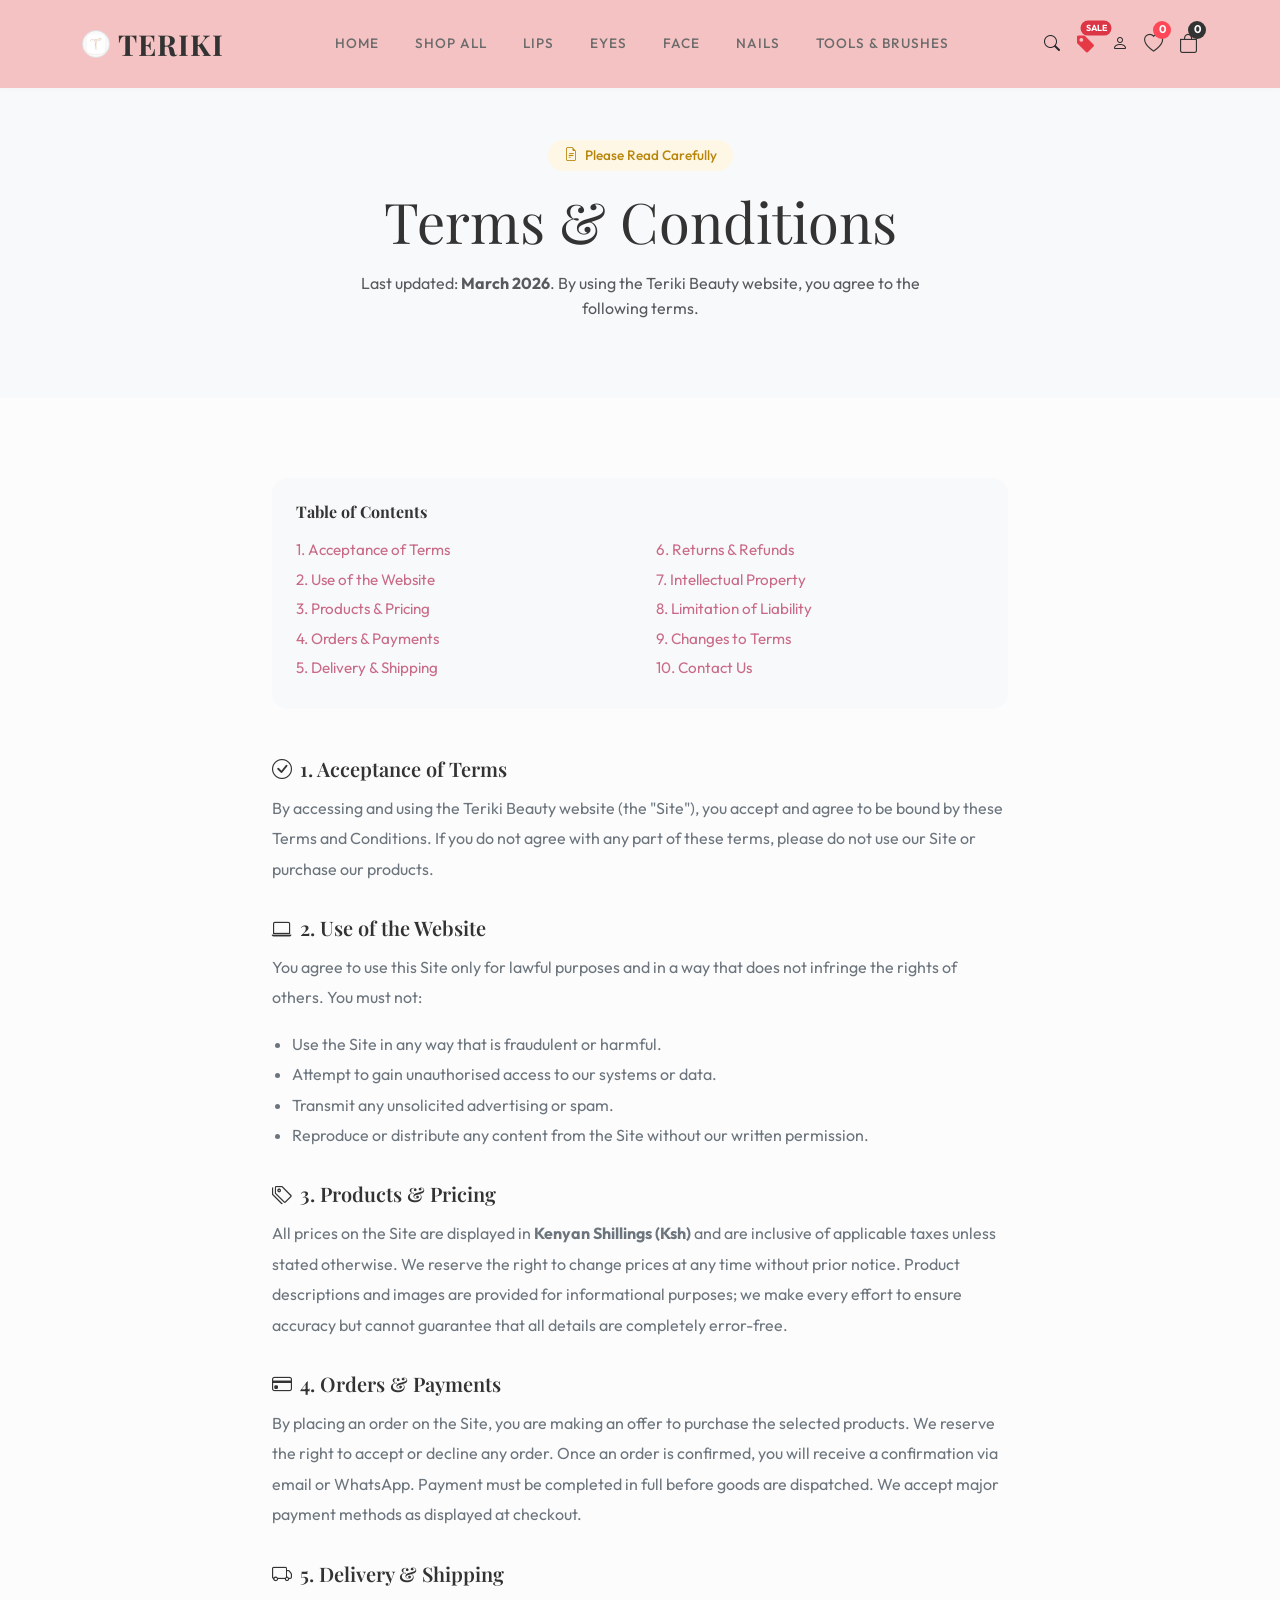
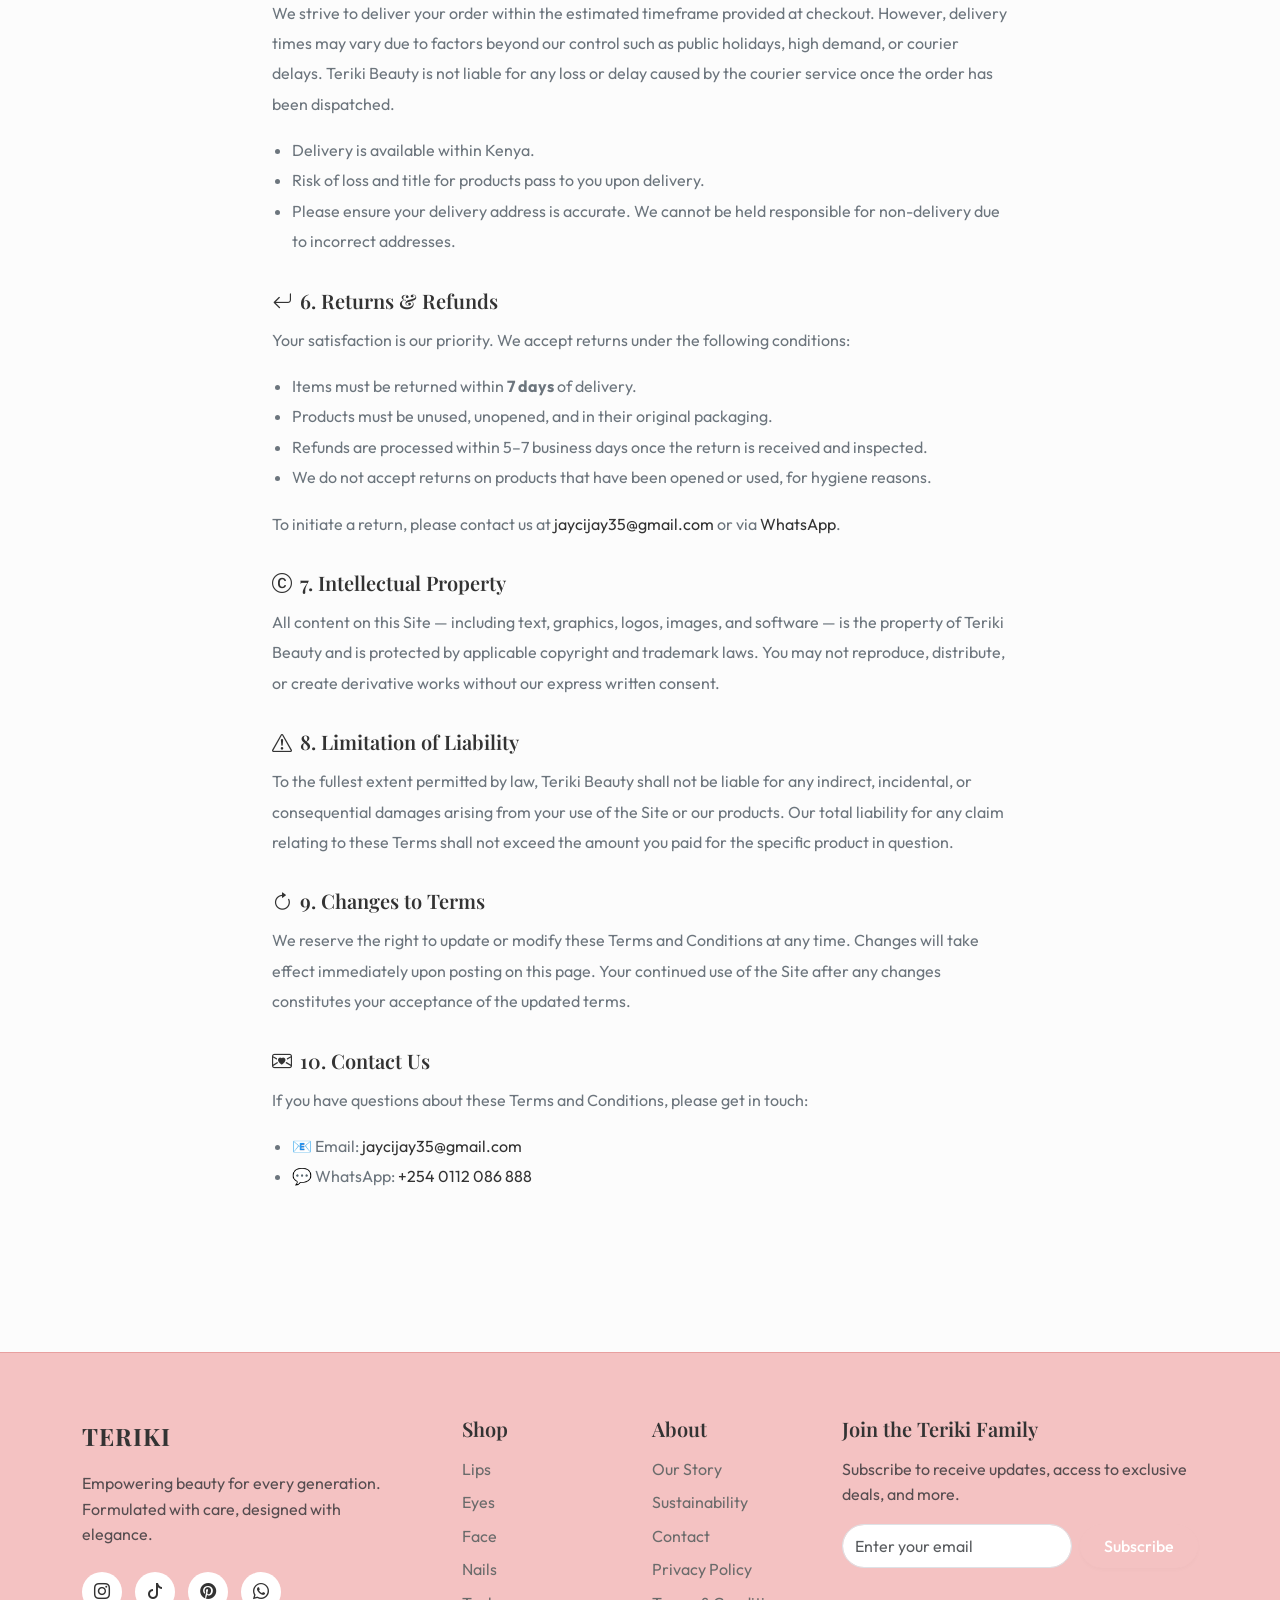
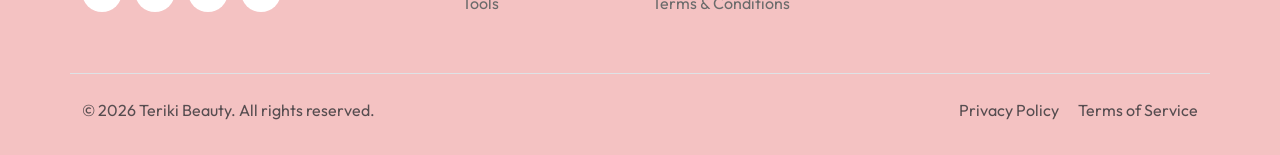
<file: terms.html>
<!DOCTYPE html>
<html lang="en">

<head>
    <meta charset="UTF-8">
    <meta name="viewport" content="width=device-width, initial-scale=1.0">
    <title>Terms & Conditions - Teriki Beauty</title>
    <link rel="preconnect" href="https://fonts.googleapis.com">
    <link rel="preconnect" href="https://fonts.gstatic.com" crossorigin>
    <link
        href="https://fonts.googleapis.com/css2?family=Outfit:wght@300;400;500;600&family=Playfair+Display:ital,wght@0,400;0,600;0,700;1,400&display=swap"
        rel="stylesheet">
    <link href="https://cdn.jsdelivr.net/npm/bootstrap@5.3.2/dist/css/bootstrap.min.css" rel="stylesheet">
    <link rel="stylesheet" href="https://cdn.jsdelivr.net/npm/bootstrap-icons@1.11.1/font/bootstrap-icons.css">
    <link rel="stylesheet" href="css/styles.css">
    <link rel="icon" type="image/png" href="img/favicon.png">
    <style>
        .policy-section h5 {
            font-weight: 600;
            margin-top: 2rem;
            margin-bottom: 0.75rem;
        }

        .policy-section p,
        .policy-section li {
            color: #6c757d;
            line-height: 1.9;
        }

        .policy-section ul {
            padding-left: 1.25rem;
        }

        .policy-toc a {
            color: #c96a87;
            text-decoration: none;
            font-size: 0.95rem;
        }

        .policy-toc a:hover {
            text-decoration: underline;
        }

        .policy-badge {
            background: #fff7e6;
            color: #b8860b;
            border-radius: 50px;
            padding: 0.3rem 1rem;
            font-size: 0.85rem;
            font-weight: 500;
            display: inline-block;
            margin-bottom: 1rem;
        }
    </style>
</head>

<body>

    <!-- Navigation -->
    <nav class="navbar navbar-expand-lg fixed-top">
        <div class="container">
            <a class="navbar-brand d-flex align-items-center" href="index.html">
                <img src="img/favicon.png" alt="Teriki" width="28" height="28"
                    class="me-2 rounded-circle border border-1">
                TERIKI
            </a>
            <button class="navbar-toggler border-0" type="button" data-bs-toggle="collapse" data-bs-target="#navbarNav"
                aria-controls="navbarNav" aria-expanded="false" aria-label="Toggle navigation">
                <span class="navbar-toggler-icon"></span>
            </button>
            <div class="collapse navbar-collapse" id="navbarNav">
                <ul class="navbar-nav mx-auto">
                    <li class="nav-item"><a class="nav-link" href="index.html">Home</a></li>
                    <li class="nav-item"><a class="nav-link" href="shop.html">Shop All</a></li>
                    <li class="nav-item"><a class="nav-link" href="shop.html?category=lips">Lips</a></li>
                    <li class="nav-item"><a class="nav-link" href="shop.html?category=eyes">Eyes</a></li>
                    <li class="nav-item"><a class="nav-link" href="shop.html?category=face">Face</a></li>
                    <li class="nav-item"><a class="nav-link" href="shop.html?category=nails">Nails</a></li>
                    <li class="nav-item"><a class="nav-link" href="shop.html?category=tools">Tools & Brushes</a></li>
                </ul>
                <div class="d-flex align-items-center">
                    <a href="#" class="text-dark me-3" data-bs-toggle="modal" data-bs-target="#searchModal"><i
                            class="bi bi-search"></i></a>
                    <a href="offers.html" class="me-3 position-relative" title="Offers &amp; Deals" style="color:#e63946;"><i class="bi bi-tag-fill fs-5"></i><span class="position-absolute top-0 start-100 translate-middle badge rounded-pill bg-danger" style="font-size:0.55rem; padding:3px 5px;">SALE</span></a>
                    <a href="account.html" class="text-dark me-3"><i class="bi bi-person"></i></a>
                    <a href="wishlist.html" class="me-3 wishlist-icon-nav" title="Wishlist"><i class="bi bi-heart"></i><span class="wishlist-badge" id="wishlist-count">0</span></a>
                    <a href="cart.html" class="cart-icon">
                        <i class="bi bi-bag"></i>
                        <span class="cart-badge" id="cart-count">0</span>
                    </a>
                </div>
            </div>
        </div>
    </nav>

    <!-- Hero Header -->
    <div class="bg-light" style="padding-top: 140px; padding-bottom: 60px;">
        <div class="container text-center">
            <div class="policy-badge"><i class="bi bi-file-earmark-text me-1"></i> Please Read Carefully</div>
            <h1 class="font-heading display-4 mb-3">Terms & Conditions</h1>
            <p class="text-muted mx-auto" style="max-width: 600px;">
                Last updated: <strong>March 2026</strong>. By using the Teriki Beauty website, you agree to the
                following terms.
            </p>
        </div>
    </div>

    <!-- Terms Content -->
    <section class="section-padding">
        <div class="container">
            <div class="row justify-content-center">
                <div class="col-lg-8">

                    <!-- Table of Contents -->
                    <div class="bg-light rounded-4 p-4 mb-5 policy-toc">
                        <h6 class="fw-bold mb-3">Table of Contents</h6>
                        <ol style="columns: 2; column-gap: 2rem; list-style: none; padding: 0;" class="mb-0">
                            <li class="mb-1"><a href="#t1">1. Acceptance of Terms</a></li>
                            <li class="mb-1"><a href="#t2">2. Use of the Website</a></li>
                            <li class="mb-1"><a href="#t3">3. Products & Pricing</a></li>
                            <li class="mb-1"><a href="#t4">4. Orders & Payments</a></li>
                            <li class="mb-1"><a href="#t5">5. Delivery & Shipping</a></li>
                            <li class="mb-1"><a href="#t6">6. Returns & Refunds</a></li>
                            <li class="mb-1"><a href="#t7">7. Intellectual Property</a></li>
                            <li class="mb-1"><a href="#t8">8. Limitation of Liability</a></li>
                            <li class="mb-1"><a href="#t9">9. Changes to Terms</a></li>
                            <li class="mb-1"><a href="#t10">10. Contact Us</a></li>
                        </ol>
                    </div>

                    <div class="policy-section">

                        <h5 id="t1"><i class="bi bi-check-circle me-2 text-primary-custom"></i>1. Acceptance of Terms
                        </h5>
                        <p>By accessing and using the Teriki Beauty website (the "Site"), you accept and agree to be
                            bound by these Terms and Conditions. If you do not agree with any part of these terms,
                            please do not use our Site or purchase our products.</p>

                        <h5 id="t2"><i class="bi bi-laptop me-2 text-primary-custom"></i>2. Use of the Website</h5>
                        <p>You agree to use this Site only for lawful purposes and in a way that does not infringe the
                            rights of others. You must not:</p>
                        <ul>
                            <li>Use the Site in any way that is fraudulent or harmful.</li>
                            <li>Attempt to gain unauthorised access to our systems or data.</li>
                            <li>Transmit any unsolicited advertising or spam.</li>
                            <li>Reproduce or distribute any content from the Site without our written permission.</li>
                        </ul>

                        <h5 id="t3"><i class="bi bi-tags me-2 text-primary-custom"></i>3. Products & Pricing</h5>
                        <p>All prices on the Site are displayed in <strong>Kenyan Shillings (Ksh)</strong> and are
                            inclusive of applicable taxes unless stated otherwise. We reserve the right to change prices
                            at any time without prior notice. Product descriptions and images are provided for
                            informational purposes; we make every effort to ensure accuracy but cannot guarantee that
                            all details are completely error-free.</p>

                        <h5 id="t4"><i class="bi bi-credit-card me-2 text-primary-custom"></i>4. Orders & Payments</h5>
                        <p>By placing an order on the Site, you are making an offer to purchase the selected products.
                            We reserve the right to accept or decline any order. Once an order is confirmed, you will
                            receive a confirmation via email or WhatsApp. Payment must be completed in full before goods
                            are dispatched. We accept major payment methods as displayed at checkout.</p>

                        <h5 id="t5"><i class="bi bi-truck me-2 text-primary-custom"></i>5. Delivery & Shipping</h5>
                        <p>We strive to deliver your order within the estimated timeframe provided at checkout. However,
                            delivery times may vary due to factors beyond our control such as public holidays, high
                            demand, or courier delays. Teriki Beauty is not liable for any loss or delay caused by the
                            courier service once the order has been dispatched.</p>
                        <ul>
                            <li>Delivery is available within Kenya.</li>
                            <li>Risk of loss and title for products pass to you upon delivery.</li>
                            <li>Please ensure your delivery address is accurate. We cannot be held responsible for
                                non-delivery due to incorrect addresses.</li>
                        </ul>

                        <h5 id="t6"><i class="bi bi-arrow-return-left me-2 text-primary-custom"></i>6. Returns & Refunds
                        </h5>
                        <p>Your satisfaction is our priority. We accept returns under the following conditions:</p>
                        <ul>
                            <li>Items must be returned within <strong>7 days</strong> of delivery.</li>
                            <li>Products must be unused, unopened, and in their original packaging.</li>
                            <li>Refunds are processed within 5–7 business days once the return is received and
                                inspected.</li>
                            <li>We do not accept returns on products that have been opened or used, for hygiene reasons.
                            </li>
                        </ul>
                        <p>To initiate a return, please contact us at <a href="mailto:jaycijay35@gmail.com"
                                class="text-primary-custom">jaycijay35@gmail.com</a> or via <a
                                href="https://wa.me/254112086888" target="_blank"
                                class="text-primary-custom">WhatsApp</a>.</p>

                        <h5 id="t7"><i class="bi bi-c-circle me-2 text-primary-custom"></i>7. Intellectual Property</h5>
                        <p>All content on this Site — including text, graphics, logos, images, and software — is the
                            property of Teriki Beauty and is protected by applicable copyright and trademark laws. You
                            may not reproduce, distribute, or create derivative works without our express written
                            consent.</p>

                        <h5 id="t8"><i class="bi bi-exclamation-triangle me-2 text-primary-custom"></i>8. Limitation of
                            Liability</h5>
                        <p>To the fullest extent permitted by law, Teriki Beauty shall not be liable for any indirect,
                            incidental, or consequential damages arising from your use of the Site or our products. Our
                            total liability for any claim relating to these Terms shall not exceed the amount you paid
                            for the specific product in question.</p>

                        <h5 id="t9"><i class="bi bi-arrow-clockwise me-2 text-primary-custom"></i>9. Changes to Terms
                        </h5>
                        <p>We reserve the right to update or modify these Terms and Conditions at any time. Changes will
                            take effect immediately upon posting on this page. Your continued use of the Site after any
                            changes constitutes your acceptance of the updated terms.</p>

                        <h5 id="t10"><i class="bi bi-envelope-heart me-2 text-primary-custom"></i>10. Contact Us</h5>
                        <p>If you have questions about these Terms and Conditions, please get in touch:</p>
                        <ul>
                            <li>📧 Email: <a href="mailto:jaycijay35@gmail.com"
                                    class="text-primary-custom">jaycijay35@gmail.com</a></li>
                            <li>💬 WhatsApp: <a href="https://wa.me/254112086888" target="_blank"
                                    class="text-primary-custom">+254 0112 086 888</a></li>
                        </ul>
                    </div>

                </div>
            </div>
        </div>
    </section>

    <!-- Search Modal -->
    <div class="modal fade" id="searchModal" tabindex="-1" aria-labelledby="searchModalLabel" aria-hidden="true">
        <div class="modal-dialog modal-dialog-centered">
            <div class="modal-content border-0">
                <div class="modal-header border-0 pb-0">
                    <button type="button" class="btn-close" data-bs-dismiss="modal" aria-label="Close"></button>
                </div>
                <div class="modal-body text-center pt-0 pb-5 px-4">
                    <h5 class="modal-title mb-4" id="searchModalLabel">What are you looking for?</h5>
                    <form action="shop.html" method="GET" class="d-flex w-100">
                        <input type="text" name="search" class="form-control rounded-pill border-dark me-2"
                            placeholder="Search products..." autofocus required>
                        <button type="submit" class="btn btn-primary-custom rounded-pill px-4">Search</button>
                    </form>
                </div>
            </div>
        </div>
    </div>

    <!-- Footer -->
    <footer class="footer">
        <div class="container">
            <div class="row gy-4">
                <div class="col-lg-4 col-md-6">
                    <div class="footer-brand">TERIKI</div>
                    <p class="text-muted pe-4">Empowering beauty for every generation. Formulated with care, designed
                        with elegance.</p>
                    <div class="mt-4">
                        <a href="#" class="social-icon"><i class="bi bi-instagram"></i></a>
                        <a href="#" class="social-icon"><i class="bi bi-tiktok"></i></a>
                        <a href="#" class="social-icon"><i class="bi bi-pinterest"></i></a>
                        <a href="https://wa.me/254112086888" target="_blank" class="social-icon"><i
                                class="bi bi-whatsapp"></i></a>
                    </div>
                </div>
                <div class="col-lg-2 col-md-3 col-6">
                    <h5 class="mb-3">Shop</h5>
                    <a href="shop.html?category=lips" class="footer-link">Lips</a>
                    <a href="shop.html?category=eyes" class="footer-link">Eyes</a>
                    <a href="shop.html?category=face" class="footer-link">Face</a>
                    <a href="shop.html?category=nails" class="footer-link">Nails</a>
                    <a href="shop.html?category=tools" class="footer-link">Tools</a>
                </div>
                <div class="col-lg-2 col-md-3 col-6">
                    <h5 class="mb-3">About</h5>
                    <a href="about.html" class="footer-link">Our Story</a>
                    <a href="sustainability.html" class="footer-link">Sustainability</a>
                    <a href="contact.html" class="footer-link">Contact</a>
                    <a href="privacy.html" class="footer-link">Privacy Policy</a>
                    <a href="terms.html" class="footer-link">Terms & Conditions</a>
                </div>
                <div class="col-lg-4 col-md-6">
                    <h5 class="mb-3">Join the Teriki Family</h5>
                    <p class="text-muted mb-3">Subscribe to receive updates, access to exclusive deals, and more.</p>
                    <form class="d-flex" onsubmit="event.preventDefault();">
                        <input type="email" class="form-control rounded-pill me-2" placeholder="Enter your email"
                            required>
                        <button type="submit" class="btn btn-primary-custom">Subscribe</button>
                    </form>
                </div>
            </div>
            <div class="row mt-5 pt-4 border-top">
                <div class="col-md-6 text-center text-md-start text-muted">
                    &copy; 2026 Teriki Beauty. All rights reserved.
                </div>
                <div class="col-md-6 text-center text-md-end mt-2 mt-md-0">
                    <a href="privacy.html" class="text-muted me-3 text-decoration-none">Privacy Policy</a>
                    <a href="terms.html" class="text-muted text-decoration-none">Terms of Service</a>
                </div>
            </div>
        </div>
    </footer>

    <script src="https://cdn.jsdelivr.net/npm/bootstrap@5.3.2/dist/js/bootstrap.bundle.min.js"></script>
    <script src="js/app.js"></script>
</body>

</html>
</file>
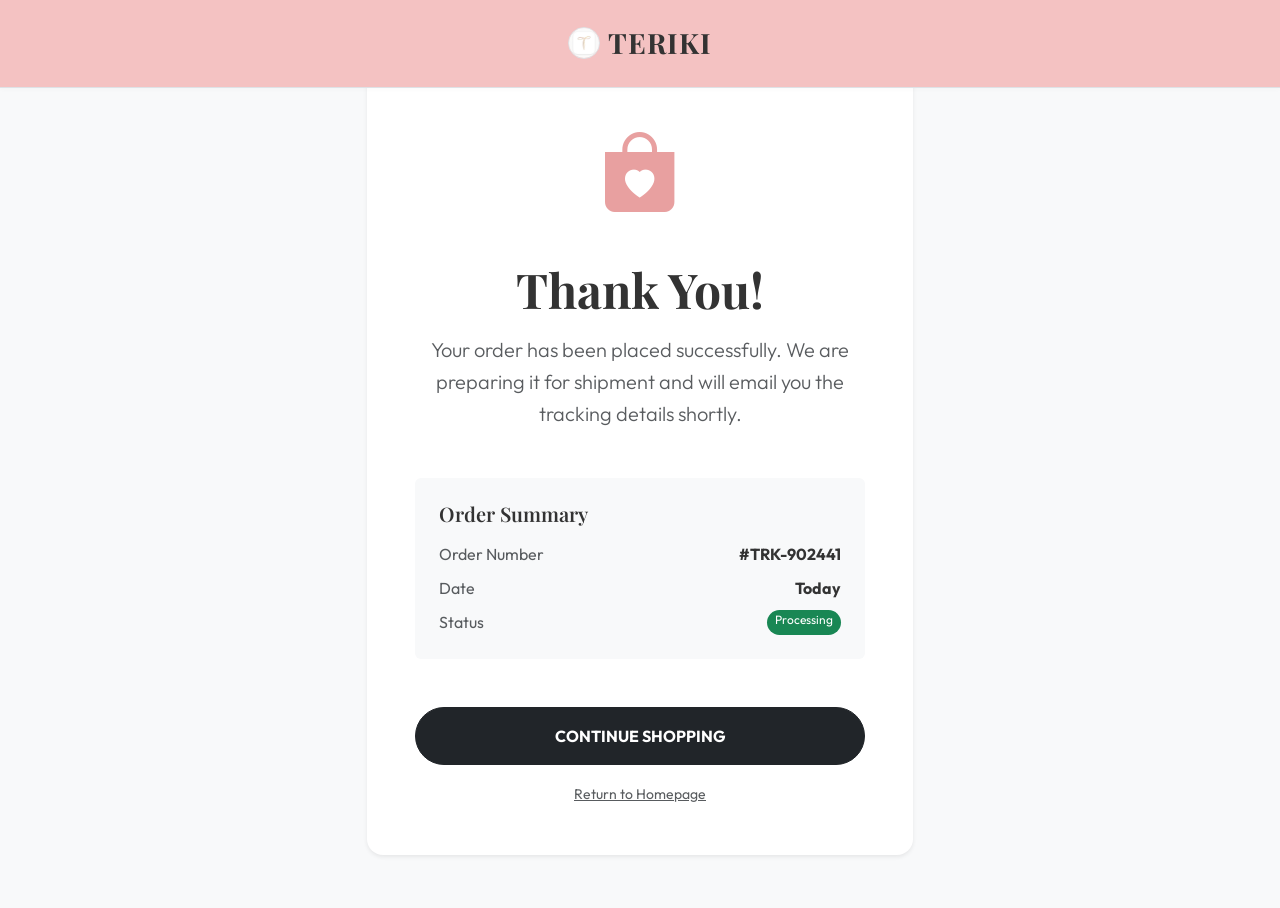
<file: thankyou.html>
<!DOCTYPE html>
<html lang="en">

<head>
    <meta charset="UTF-8">
    <meta name="viewport" content="width=device-width, initial-scale=1.0">
    <title>Thank You - Teriki Beauty</title>
    <link rel="preconnect" href="https://fonts.googleapis.com">
    <link rel="preconnect" href="https://fonts.gstatic.com" crossorigin>
    <link
        href="https://fonts.googleapis.com/css2?family=Outfit:wght@300;400;500;600&family=Playfair+Display:ital,wght@0,400;0,600;0,700;1,400&display=swap"
        rel="stylesheet">
    <link href="https://cdn.jsdelivr.net/npm/bootstrap@5.3.2/dist/css/bootstrap.min.css" rel="stylesheet">
    <link rel="stylesheet" href="https://cdn.jsdelivr.net/npm/bootstrap-icons@1.11.1/font/bootstrap-icons.css">
    <link rel="stylesheet" href="css/styles.css">
    <link rel="icon" type="image/png" href="img/favicon.png">
</head>

<body class="bg-light">

    <!-- Simple Navigation for Checkout -->
    <nav class="navbar navbar-expand-lg border-bottom bg-white py-3">
        <div class="container justify-content-center">
            <a class="navbar-brand m-0 fs-3 d-flex align-items-center text-decoration-none" href="index.html">
                <img src="img/favicon.png" alt="Teriki" width="32" height="32"
                    class="me-2 rounded-circle border border-1">
                TERIKI
            </a>
        </div>
    </nav>

    <!-- Thank You Section -->
    <section class="section-padding py-5 d-flex align-items-center min-vh-100" style="margin-top: -80px;">
        <div class="container">
            <div class="row justify-content-center">
                <div class="col-lg-6 col-md-8 text-center">
                    <div class="bg-white p-5 rounded-4 shadow-sm">
                        <div class="mb-4">
                            <i class="bi bi-bag-heart-fill" style="font-size: 5rem; color: var(--primary-dark);"></i>
                        </div>
                        <h1 class="font-heading fw-bold mb-3 display-5">Thank You!</h1>
                        <p class="lead text-muted mb-5">Your order has been placed successfully. We are preparing it for
                            shipment and will email you the tracking details shortly.</p>

                        <div class="bg-light rounded p-4 mb-5 text-start">
                            <h5 class="font-heading mb-3">Order Summary</h5>
                            <div class="d-flex justify-content-between mb-2">
                                <span class="text-muted">Order Number</span>
                                <span class="fw-bold">#TRK-902441</span>
                            </div>
                            <div class="d-flex justify-content-between mb-2">
                                <span class="text-muted">Date</span>
                                <span class="fw-bold" id="order-date">Today</span>
                            </div>
                            <div class="d-flex justify-content-between">
                                <span class="text-muted">Status</span>
                                <span class="badge bg-success rounded-pill fw-normal">Processing</span>
                            </div>
                        </div>

                        <a href="shop.html" class="btn btn-dark rounded-pill px-5 py-3 fw-bold w-100 mb-3">CONTINUE
                            SHOPPING</a>
                        <a href="index.html" class="text-muted text-decoration-underline small">Return to Homepage</a>
                    </div>
                </div>
            </div>
        </div>
    </section>

    <script>
        document.addEventListener('terikiDataLoaded', () => {
            const today = new Date();
            const options = { year: 'numeric', month: 'long', day: 'numeric' };
            document.getElementById('order-date').textContent = today.toLocaleDateString('en-US', options);
        });
    </script>
</body>

</html>
</file>
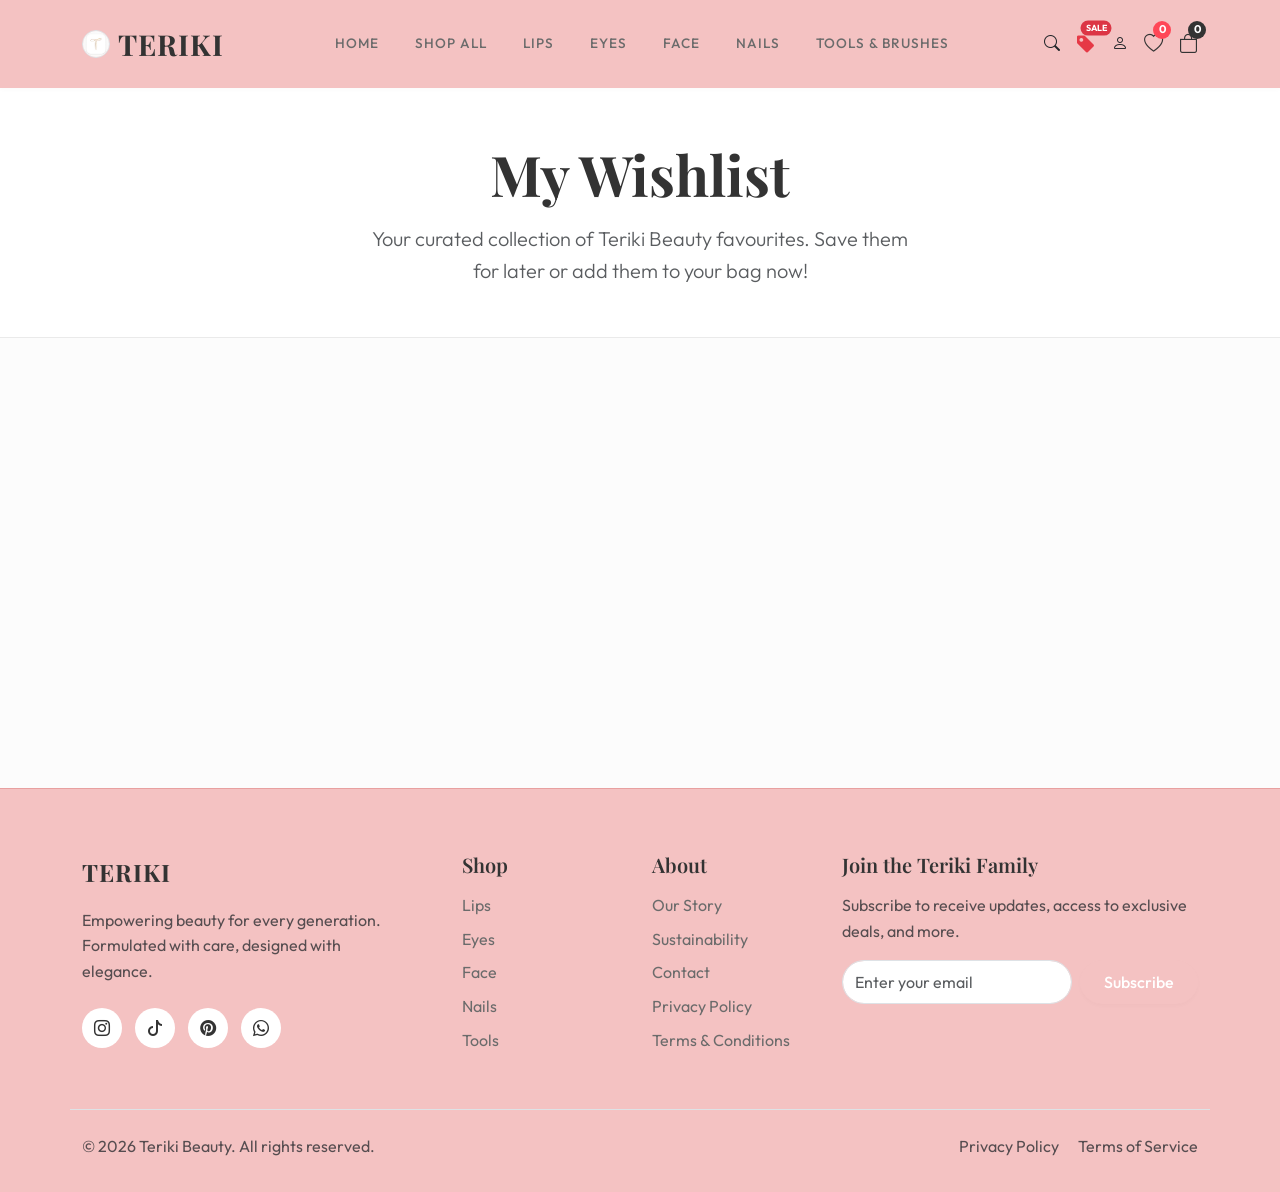
<file: wishlist.html>
<!DOCTYPE html>
<html lang="en">

<head>
    <meta charset="UTF-8">
    <meta name="viewport" content="width=device-width, initial-scale=1.0">
    <title>My Wishlist - Teriki Beauty</title>
    <link rel="preconnect" href="https://fonts.googleapis.com">
    <link rel="preconnect" href="https://fonts.gstatic.com" crossorigin>
    <link
        href="https://fonts.googleapis.com/css2?family=Outfit:wght@300;400;500;600&family=Playfair+Display:ital,wght@0,400;0,600;0,700;1,400&display=swap"
        rel="stylesheet">
    <link href="https://cdn.jsdelivr.net/npm/bootstrap@5.3.2/dist/css/bootstrap.min.css" rel="stylesheet">
    <link rel="stylesheet" href="https://cdn.jsdelivr.net/npm/bootstrap-icons@1.11.1/font/bootstrap-icons.css">
    <link rel="stylesheet" href="css/styles.css">
    <link rel="icon" type="image/png" href="img/favicon.png">
    <style>
        .wishlist-hero {
            background-color: var(--bg-white);
            padding-top: 140px;
            padding-bottom: 50px;
            border-bottom: 1px solid var(--border-color);
        }
    </style>
</head>

<body>

    <!-- Navigation -->
    <nav class="navbar navbar-expand-lg fixed-top">
        <div class="container">
            <a class="navbar-brand d-flex align-items-center" href="index.html">
                <img src="img/favicon.png" alt="Teriki" width="28" height="28"
                    class="me-2 rounded-circle border border-1">
                TERIKI
            </a>
            <button class="navbar-toggler border-0" type="button" data-bs-toggle="collapse" data-bs-target="#navbarNav"
                aria-controls="navbarNav" aria-expanded="false" aria-label="Toggle navigation">
                <span class="navbar-toggler-icon"></span>
            </button>
            <div class="collapse navbar-collapse" id="navbarNav">
                <ul class="navbar-nav mx-auto">
                    <li class="nav-item"><a class="nav-link" href="index.html">Home</a></li>
                    <li class="nav-item"><a class="nav-link" href="shop.html">Shop All</a></li>
                    <li class="nav-item"><a class="nav-link" href="shop.html?category=lips">Lips</a></li>
                    <li class="nav-item"><a class="nav-link" href="shop.html?category=eyes">Eyes</a></li>
                    <li class="nav-item"><a class="nav-link" href="shop.html?category=face">Face</a></li>
                    <li class="nav-item"><a class="nav-link" href="shop.html?category=nails">Nails</a></li>
                    <li class="nav-item"><a class="nav-link" href="shop.html?category=tools">Tools & Brushes</a></li>
                </ul>
                <div class="d-flex align-items-center">
                    <a href="#" class="text-dark me-3" data-bs-toggle="modal" data-bs-target="#searchModal"
                        title="Search"><i class="bi bi-search"></i></a>
                    <a href="offers.html" class="me-3 position-relative" title="Offers & Deals" style="color:#e63946;">
                        <i class="bi bi-tag-fill fs-5"></i>
                        <span class="position-absolute top-0 start-100 translate-middle badge rounded-pill bg-danger"
                            style="font-size:0.55rem; padding:3px 5px;">SALE</span>
                    </a>
                    <a href="account.html" class="text-dark me-3"><i class="bi bi-person"></i></a>
                    <a href="wishlist.html" class="me-3 wishlist-icon-nav" title="Wishlist">
                        <i class="bi bi-heart"></i>
                        <span class="wishlist-badge" id="wishlist-count">0</span>
                    </a>
                    <a href="cart.html" class="cart-icon">
                        <i class="bi bi-bag"></i>
                        <span class="cart-badge" id="cart-count">0</span>
                    </a>
                </div>
            </div>
        </div>
    </nav>

    <!-- Hero -->
    <div class="wishlist-hero text-center">
        <div class="container">
            <h1 class="font-heading display-4 fw-bold mb-3">My Wishlist</h1>
            <p class="lead text-muted mx-auto mb-0" style="max-width: 540px;">Your curated collection of Teriki Beauty
                favourites. Save them for later or add them to your bag now!</p>
        </div>
    </div>

    <!-- Wishlist Grid -->
    <section class="section-padding" style="min-height: 50vh;">
        <div class="container">
            <div class="row g-4" id="wishlist-grid">
                <!-- JS injects cards here -->
            </div>
            <div id="wishlist-empty" class="text-center py-5 d-none">
                <div class="mb-4">
                    <i class="bi bi-heart text-muted" style="font-size: 4rem;"></i>
                </div>
                <h3 class="font-heading mb-3">Your wishlist is empty</h3>
                <p class="text-muted mb-4">You haven't added any products to your wishlist yet.</p>
                <a href="shop.html" class="btn btn-primary-custom px-4 py-2">Discover Favourites</a>
            </div>
        </div>
    </section>

    <!-- Search Modal -->
    <div class="modal fade" id="searchModal" tabindex="-1" aria-labelledby="searchModalLabel" aria-hidden="true">
        <div class="modal-dialog modal-dialog-centered">
            <div class="modal-content border-0">
                <div class="modal-header border-0 pb-0">
                    <button type="button" class="btn-close" data-bs-dismiss="modal" aria-label="Close"></button>
                </div>
                <div class="modal-body text-center pt-0 pb-5 px-4">
                    <h5 class="modal-title mb-4" id="searchModalLabel">What are you looking for?</h5>
                    <form action="shop.html" method="GET" class="d-flex w-100">
                        <input type="text" name="search" class="form-control rounded-pill border-dark me-2"
                            placeholder="Search products..." autofocus required>
                        <button type="submit" class="btn btn-primary-custom rounded-pill px-4">Search</button>
                    </form>
                </div>
            </div>
        </div>
    </div>

    <!-- Footer -->
    <footer class="footer mt-0">
        <div class="container">
            <div class="row gy-4">
                <div class="col-lg-4 col-md-6">
                    <div class="footer-brand">TERIKI</div>
                    <p class="text-muted pe-4">Empowering beauty for every generation. Formulated with care, designed
                        with elegance.</p>
                    <div class="mt-4">
                        <a href="#" class="social-icon"><i class="bi bi-instagram"></i></a>
                        <a href="#" class="social-icon"><i class="bi bi-tiktok"></i></a>
                        <a href="#" class="social-icon"><i class="bi bi-pinterest"></i></a>
                        <a href="https://wa.me/254112086888" target="_blank" class="social-icon"><i
                                class="bi bi-whatsapp"></i></a>
                    </div>
                </div>
                <div class="col-lg-2 col-md-3 col-6">
                    <h5 class="mb-3">Shop</h5>
                    <a href="shop.html?category=lips" class="footer-link">Lips</a>
                    <a href="shop.html?category=eyes" class="footer-link">Eyes</a>
                    <a href="shop.html?category=face" class="footer-link">Face</a>
                    <a href="shop.html?category=nails" class="footer-link">Nails</a>
                    <a href="shop.html?category=tools" class="footer-link">Tools</a>
                </div>
                <div class="col-lg-2 col-md-3 col-6">
                    <h5 class="mb-3">About</h5>
                    <a href="about.html" class="footer-link">Our Story</a>
                    <a href="sustainability.html" class="footer-link">Sustainability</a>
                    <a href="contact.html" class="footer-link">Contact</a>
                    <a href="privacy.html" class="footer-link">Privacy Policy</a>
                    <a href="terms.html" class="footer-link">Terms & Conditions</a>
                </div>
                <div class="col-lg-4 col-md-6">
                    <h5 class="mb-3">Join the Teriki Family</h5>
                    <p class="text-muted mb-3">Subscribe to receive updates, access to exclusive deals, and more.</p>
                    <form class="d-flex" onsubmit="event.preventDefault();">
                        <input type="email" class="form-control rounded-pill me-2" placeholder="Enter your email"
                            required>
                        <button type="submit" class="btn btn-primary-custom">Subscribe</button>
                    </form>
                </div>
            </div>
            <div class="row mt-5 pt-4 border-top">
                <div class="col-md-6 text-center text-md-start text-muted">&copy; 2026 Teriki Beauty. All rights
                    reserved.</div>
                <div class="col-md-6 text-center text-md-end mt-2 mt-md-0">
                    <a href="privacy.html" class="text-muted me-3 text-decoration-none">Privacy Policy</a>
                    <a href="terms.html" class="text-muted text-decoration-none">Terms of Service</a>
                </div>
            </div>
        </div>
    </footer>

    <script src="https://cdn.jsdelivr.net/npm/bootstrap@5.3.2/dist/js/bootstrap.bundle.min.js"></script>
    <script src="js/app.js"></script>
    <script>
        document.addEventListener('terikiDataLoaded', () => {
            const renderWishlist = () => {
                const grid = document.getElementById('wishlist-grid');
                const empty = document.getElementById('wishlist-empty');

                const wishedProducts = products.filter(p => state.wishlist.includes(p.id));

                if (wishedProducts.length === 0) {
                    grid.innerHTML = '';
                    empty.classList.remove('d-none');
                } else {
                    grid.innerHTML = wishedProducts.map(renderProductCard).join('');
                    empty.classList.add('d-none');
                }
            };

            renderWishlist();

            // Override toggleWishlist slightly to re-render the grid when an item is removed on this page
            const originalToggle = toggleWishlist;
            window.toggleWishlist = (productId) => {
                originalToggle(productId);
                renderWishlist();
            };
        });
    </script>
</body>

</html>
</file>
<file: css/styles.css>
:root {
    --primary-color: #f4c2c2;
    /* Soft Blush Pink */
    --primary-dark: #e8a0a0;
    --secondary-color: #f5f5dc;
    /* Neutral Beige */
    --bg-light: #fcfcfc;
    --bg-white: #ffffff;
    --text-dark: #333333;
    --text-muted: #6b6b6b;
    --border-color: #eaeaea;

    --font-heading: 'Playfair Display', serif;
    --font-body: 'Outfit', sans-serif;

    --shadow-sm: 0 2px 4px rgba(0, 0, 0, 0.02);
    --shadow-md: 0 8px 16px rgba(0, 0, 0, 0.06);
    --shadow-hover: 0 12px 24px rgba(244, 194, 194, 0.2);
    --transition: all 0.3s ease;
}

body {
    font-family: var(--font-body);
    color: var(--text-dark);
    background-color: var(--bg-light);
    line-height: 1.6;
}

h1,
h2,
h3,
h4,
h5,
h6 {
    font-family: var(--font-heading);
    font-weight: 600;
    color: var(--text-dark);
}

a {
    color: var(--text-dark);
    text-decoration: none;
    transition: var(--transition);
}

a:hover {
    color: var(--primary-dark);
}

/* Custom Buttons */
.btn-primary-custom {
    background-color: var(--primary-color);
    color: var(--bg-white);
    border: none;
    border-radius: 30px;
    padding: 10px 24px;
    font-weight: 500;
    transition: var(--transition);
    box-shadow: var(--shadow-sm);
}

.btn-primary-custom:hover {
    background-color: var(--primary-dark);
    color: var(--bg-white);
    transform: translateY(-2px);
    box-shadow: var(--shadow-hover);
}

.btn-outline-custom {
    background-color: transparent;
    color: var(--text-dark);
    border: 1px solid var(--border-color);
    border-radius: 30px;
    padding: 10px 24px;
    font-weight: 500;
    transition: var(--transition);
}

.btn-outline-custom:hover {
    background-color: var(--primary-color);
    border-color: var(--primary-color);
    color: var(--bg-white);
}

/* Navbar */
.navbar {
    background-color: var(--primary-color) !important;
    backdrop-filter: blur(10px);
    box-shadow: var(--shadow-sm);
    padding: 1rem 0;
}

.navbar-brand {
    font-family: var(--font-heading);
    font-size: 1.8rem;
    font-weight: 700;
    color: var(--text-dark) !important;
    letter-spacing: 1px;
}

.nav-link {
    font-weight: 500;
    color: var(--text-muted) !important;
    margin: 0 10px;
    text-transform: uppercase;
    font-size: 0.85rem;
    letter-spacing: 1px;
}

.nav-link:hover,
.nav-link.active {
    color: var(--primary-dark) !important;
}

.cart-icon {
    position: relative;
    font-size: 1.2rem;
    color: var(--text-dark);
}

.cart-badge {
    position: absolute;
    top: -8px;
    right: -8px;
    background-color: var(--text-dark);
    color: var(--bg-white);
    border-radius: 50%;
    width: 18px;
    height: 18px;
    font-size: 0.7rem;
    display: flex;
    align-items: center;
    justify-content: center;
    font-weight: bold;
}

/* Hero Section */
.hero-section {
    position: relative;
    height: 80vh;
    min-height: 500px;
    display: flex;
    align-items: center;
    background-color: var(--bg-white);
    overflow: hidden;
    margin-top: 76px;
    /* Offset for fixed navbar */
}

.hero-bg-img {
    position: absolute;
    top: 0;
    left: 0;
    width: 100%;
    height: 100%;
    object-fit: cover;
    z-index: 1;
    opacity: 0.6;
}

.hero-content {
    position: relative;
    z-index: 2;
    background: rgba(255, 255, 255, 0.85);
    backdrop-filter: blur(12px);
    padding: 3rem;
    border-radius: 16px;
    max-width: 500px;
    box-shadow: var(--shadow-md);
}

.hero-title {
    font-size: 3.5rem;
    margin-bottom: 1rem;
    line-height: 1.1;
}

/* Product Card */
.product-card {
    background: var(--bg-white);
    border-radius: 12px;
    border: 1px solid var(--border-color);
    overflow: hidden;
    transition: var(--transition);
    height: 100%;
    display: flex;
    flex-direction: column;
}

.product-card:hover {
    transform: translateY(-5px);
    box-shadow: var(--shadow-md);
    border-color: var(--primary-color);
}

.product-img-wrapper {
    position: relative;
    padding-top: 100%;
    /* 1:1 Aspect Ratio */
    overflow: hidden;
    background-color: var(--bg-light);
}

.product-img {
    position: absolute;
    top: 0;
    left: 0;
    width: 100%;
    height: 100%;
    object-fit: cover;
    transition: transform 0.5s ease;
}

.product-card:hover .product-img {
    transform: scale(1.05);
}

.product-info {
    padding: 1.5rem;
    display: flex;
    flex-direction: column;
    flex-grow: 1;
}

.product-category {
    font-size: 0.75rem;
    text-transform: uppercase;
    color: var(--text-muted);
    letter-spacing: 1px;
    margin-bottom: 0.5rem;
}

.product-title {
    font-size: 1.1rem;
    font-weight: 500;
    margin-bottom: 0.5rem;
}

.product-price {
    font-weight: 600;
    font-size: 1.2rem;
    color: var(--text-dark);
    margin-bottom: 1rem;
    margin-top: auto;
}

/* Category Circle */
.category-circle {
    width: 150px;
    height: 150px;
    border-radius: 50%;
    background-color: var(--secondary-color);
    display: flex;
    align-items: center;
    justify-content: center;
    margin: 0 auto 1rem;
    transition: var(--transition);
    cursor: pointer;
    overflow: hidden;
    position: relative;
}

.category-circle:hover {
    transform: scale(1.05);
    box-shadow: var(--shadow-hover);
}

.category-circle img {
    width: 60%;
    height: 60%;
    object-fit: contain;
    transition: var(--transition);
    z-index: 2;
}

.category-title {
    text-align: center;
    font-family: var(--font-heading);
    font-size: 1.2rem;
}

/* Footer */
.footer {
    background-color: var(--primary-color);
    padding: 4rem 0 2rem;
    border-top: 1px solid var(--primary-dark);
    margin-top: 4rem;
}

.footer-brand {
    font-family: var(--font-heading);
    font-size: 1.5rem;
    font-weight: 700;
    margin-bottom: 1rem;
    letter-spacing: 1px;
}

.footer-link {
    color: var(--text-muted);
    display: block;
    margin-bottom: 0.5rem;
}

.social-icon {
    display: inline-flex;
    align-items: center;
    justify-content: center;
    width: 40px;
    height: 40px;
    border-radius: 50%;
    background-color: var(--bg-white);
    color: var(--text-dark);
    margin-right: 10px;
    transition: var(--transition);
}

.social-icon:hover {
    background-color: var(--primary-dark);
    color: var(--bg-white);
}

/* Utilities */
.section-padding {
    padding: 5rem 0;
}

.section-title {
    text-align: center;
    margin-bottom: 3rem;
    position: relative;
}

.section-title::after {
    content: '';
    position: absolute;
    bottom: -10px;
    left: 50%;
    transform: translateX(-50%);
    width: 50px;
    height: 2px;
    background-color: var(--primary-color);
}

/* Floating WhatsApp Button */
.whatsapp-float {
    position: fixed;
    width: 60px;
    height: 60px;
    bottom: 40px;
    left: 40px;
    background-color: #25d366;
    color: #FFF;
    border-radius: 50px;
    text-align: center;
    font-size: 30px;
    box-shadow: 0 4px 15px rgba(37, 211, 102, 0.3);
    z-index: 1000;
    display: flex;
    align-items: center;
    justify-content: center;
    transition: all 0.3s ease;
}

.whatsapp-float:hover {
    background-color: #128C7E;
    color: white;
    transform: scale(1.1);
    box-shadow: 0 6px 20px rgba(37, 211, 102, 0.4);
}

/* Back to Top Button */
.back-to-top {
    position: fixed;
    bottom: 40px;
    right: 40px;
    width: 50px;
    height: 50px;
    background-color: var(--primary-dark);
    color: white;
    border-radius: 50%;
    text-align: center;
    line-height: 50px;
    font-size: 1.2rem;
    cursor: pointer;
    box-shadow: 0 4px 10px rgba(0, 0, 0, 0.15);
    z-index: 999;
    opacity: 0;
    visibility: hidden;
    transition: all 0.3s ease;
}

.back-to-top.visible {
    opacity: 1;
    visibility: visible;
}

.back-to-top:hover {
    background-color: var(--text-dark);
    color: white;
    transform: translateY(-5px);
}

/* Cookie Banner */
.cookie-banner {
    position: fixed;
    bottom: 0;
    left: 0;
    width: 100%;
    background-color: rgba(255, 255, 255, 0.95);
    backdrop-filter: blur(10px);
    box-shadow: 0 -4px 15px rgba(0, 0, 0, 0.05);
    padding: 1.5rem 0;
    z-index: 1050;
    transform: translateY(100%);
    transition: transform 0.5s cubic-bezier(0.4, 0, 0.2, 1);
}

.cookie-banner.show {
    transform: translateY(0);
}

/* Newsletter Popup */
#newsletterPopup .modal-content {
    border: none;
    border-radius: 20px;
    overflow: hidden;
}

.newsletter-popup-bg {
    background: linear-gradient(135deg, var(--primary-color) 0%, var(--bg-white) 100%);
}

/* Wishlist Button */
.wishlist-btn {
    position: absolute;
    top: 15px;
    right: 15px;
    background: white;
    border: none;
    border-radius: 50%;
    width: 38px;
    height: 38px;
    display: flex;
    align-items: center;
    justify-content: center;
    font-size: 1.2rem;
    color: #ccc;
    box-shadow: 0 2px 8px rgba(0, 0, 0, 0.1);
    z-index: 10;
    transition: all 0.2s ease;
}

.wishlist-btn:hover {
    transform: scale(1.1);
    color: #ff4757;
}

.wishlist-btn.active {
    color: #ff4757;
}

.wishlist-icon-nav {
    position: relative;
    font-size: 1.2rem;
    color: var(--text-dark);
}

.wishlist-badge {
    position: absolute;
    top: -8px;
    right: -8px;
    background-color: #ff4757;
    color: var(--bg-white);
    border-radius: 50%;
    width: 18px;
    height: 18px;
    font-size: 0.7rem;
    display: flex;
    align-items: center;
    justify-content: center;
    font-weight: bold;
    transition: transform 0.2s ease;
}
</file>
